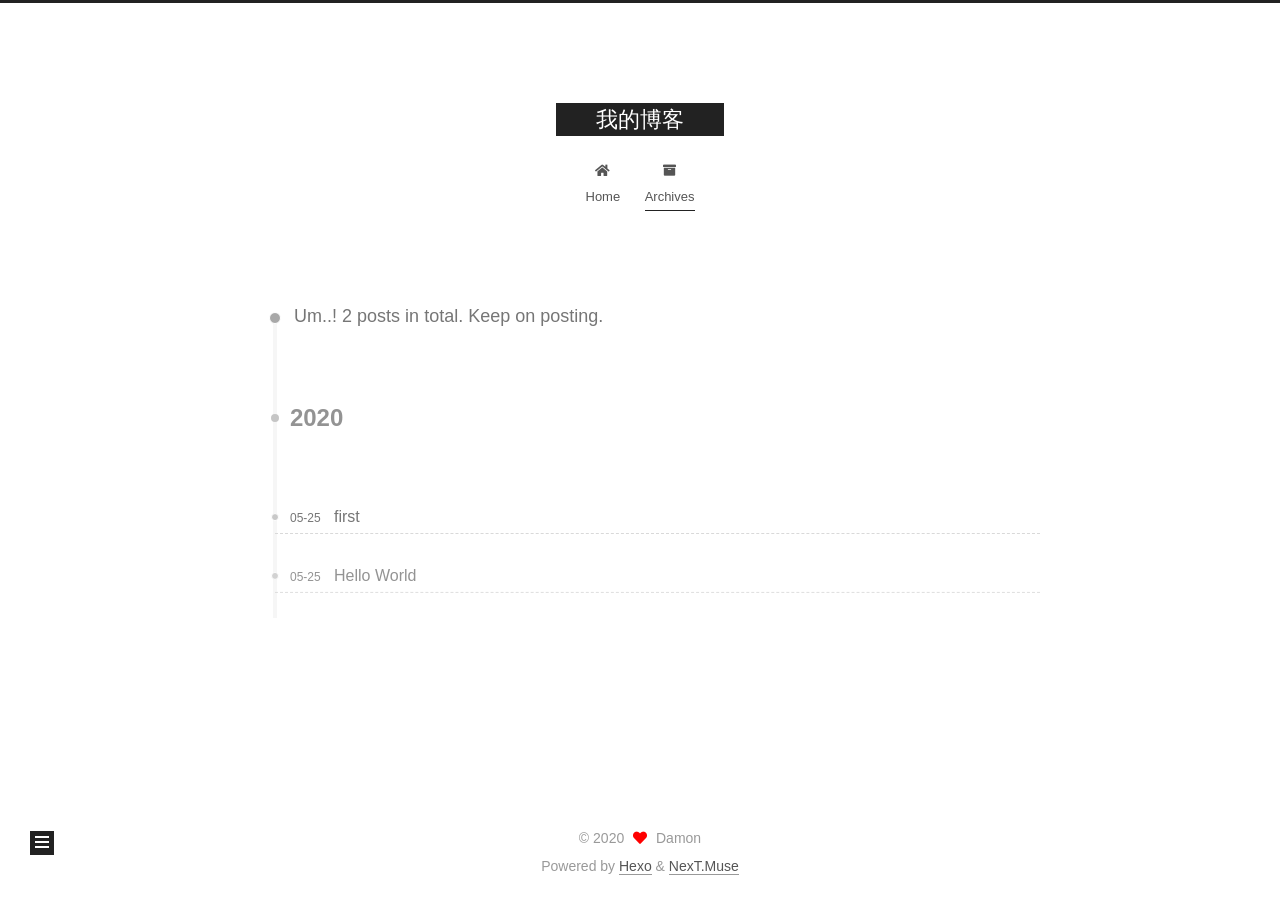
<file: archives/2020/index.html>
<!DOCTYPE html>
<html lang="en">
<head>
  <meta charset="UTF-8">
<meta name="viewport" content="width=device-width, initial-scale=1, maximum-scale=2">
<meta name="theme-color" content="#222">
<meta name="generator" content="Hexo 4.2.1">
  <link rel="apple-touch-icon" sizes="180x180" href="/images/apple-touch-icon-next.png">
  <link rel="icon" type="image/png" sizes="32x32" href="/images/favicon-32x32-next.png">
  <link rel="icon" type="image/png" sizes="16x16" href="/images/favicon-16x16-next.png">
  <link rel="mask-icon" href="/images/logo.svg" color="#222">

<link rel="stylesheet" href="/css/main.css">


<link rel="stylesheet" href="/lib/font-awesome/css/all.min.css">

<script id="hexo-configurations">
    var NexT = window.NexT || {};
    var CONFIG = {"hostname":"yoursite.com","root":"/","scheme":"Muse","version":"7.8.0","exturl":false,"sidebar":{"position":"left","display":"post","padding":18,"offset":12,"onmobile":false},"copycode":{"enable":false,"show_result":false,"style":null},"back2top":{"enable":true,"sidebar":false,"scrollpercent":false},"bookmark":{"enable":false,"color":"#222","save":"auto"},"fancybox":false,"mediumzoom":false,"lazyload":false,"pangu":false,"comments":{"style":"tabs","active":null,"storage":true,"lazyload":false,"nav":null},"algolia":{"hits":{"per_page":10},"labels":{"input_placeholder":"Search for Posts","hits_empty":"We didn't find any results for the search: ${query}","hits_stats":"${hits} results found in ${time} ms"}},"localsearch":{"enable":false,"trigger":"auto","top_n_per_article":1,"unescape":false,"preload":false},"motion":{"enable":true,"async":false,"transition":{"post_block":"fadeIn","post_header":"slideDownIn","post_body":"slideDownIn","coll_header":"slideLeftIn","sidebar":"slideUpIn"}}};
  </script>

  <meta property="og:type" content="website">
<meta property="og:title" content="我的博客">
<meta property="og:url" content="http://yoursite.com/archives/2020/index.html">
<meta property="og:site_name" content="我的博客">
<meta property="og:locale" content="en_US">
<meta property="article:author" content="Damon">
<meta name="twitter:card" content="summary">

<link rel="canonical" href="http://yoursite.com/archives/2020/">


<script id="page-configurations">
  // https://hexo.io/docs/variables.html
  CONFIG.page = {
    sidebar: "",
    isHome : false,
    isPost : false,
    lang   : 'en'
  };
</script>

  <title>Archive | 我的博客</title>
  






  <noscript>
  <style>
  .use-motion .brand,
  .use-motion .menu-item,
  .sidebar-inner,
  .use-motion .post-block,
  .use-motion .pagination,
  .use-motion .comments,
  .use-motion .post-header,
  .use-motion .post-body,
  .use-motion .collection-header { opacity: initial; }

  .use-motion .site-title,
  .use-motion .site-subtitle {
    opacity: initial;
    top: initial;
  }

  .use-motion .logo-line-before i { left: initial; }
  .use-motion .logo-line-after i { right: initial; }
  </style>
</noscript>

</head>

<body itemscope itemtype="http://schema.org/WebPage">
  <div class="container use-motion">
    <div class="headband"></div>

    <header class="header" itemscope itemtype="http://schema.org/WPHeader">
      <div class="header-inner"><div class="site-brand-container">
  <div class="site-nav-toggle">
    <div class="toggle" aria-label="Toggle navigation bar">
      <span class="toggle-line toggle-line-first"></span>
      <span class="toggle-line toggle-line-middle"></span>
      <span class="toggle-line toggle-line-last"></span>
    </div>
  </div>

  <div class="site-meta">

    <a href="/" class="brand" rel="start">
      <span class="logo-line-before"><i></i></span>
      <h1 class="site-title">我的博客</h1>
      <span class="logo-line-after"><i></i></span>
    </a>
  </div>

  <div class="site-nav-right">
    <div class="toggle popup-trigger">
    </div>
  </div>
</div>




<nav class="site-nav">
  <ul id="menu" class="main-menu menu">
        <li class="menu-item menu-item-home">

    <a href="/" rel="section"><i class="fa fa-home fa-fw"></i>Home</a>

  </li>
        <li class="menu-item menu-item-archives">

    <a href="/archives/" rel="section"><i class="fa fa-archive fa-fw"></i>Archives</a>

  </li>
  </ul>
</nav>




</div>
    </header>

    
  <div class="back-to-top">
    <i class="fa fa-arrow-up"></i>
    <span>0%</span>
  </div>


    <main class="main">
      <div class="main-inner">
        <div class="content-wrap">
          

          <div class="content archive">
            

  
  
  
  <div class="post-block">
    <div class="posts-collapse">
      <div class="collection-title">
        <span class="collection-header">Um..! 2 posts in total. Keep on posting.</span>
      </div>

      
    <div class="collection-year">
      <span class="collection-header">2020</span>
    </div>

  <article itemscope itemtype="http://schema.org/Article">
    <header class="post-header">

      <div class="post-meta">
        <time itemprop="dateCreated"
              datetime="2020-05-25T23:01:39+08:00"
              content="2020-05-25">
          05-25
        </time>
      </div>

      <div class="post-title">
          <a class="post-title-link" href="/2020/05/25/first/" itemprop="url">
            <span itemprop="name">first</span>
          </a>
      </div>

    </header>
  </article>

  <article itemscope itemtype="http://schema.org/Article">
    <header class="post-header">

      <div class="post-meta">
        <time itemprop="dateCreated"
              datetime="2020-05-25T22:36:29+08:00"
              content="2020-05-25">
          05-25
        </time>
      </div>

      <div class="post-title">
          <a class="post-title-link" href="/2020/05/25/hello-world/" itemprop="url">
            <span itemprop="name">Hello World</span>
          </a>
      </div>

    </header>
  </article>


    </div>
  </div>
  
  
  

  



          </div>
          

<script>
  window.addEventListener('tabs:register', () => {
    let { activeClass } = CONFIG.comments;
    if (CONFIG.comments.storage) {
      activeClass = localStorage.getItem('comments_active') || activeClass;
    }
    if (activeClass) {
      let activeTab = document.querySelector(`a[href="#comment-${activeClass}"]`);
      if (activeTab) {
        activeTab.click();
      }
    }
  });
  if (CONFIG.comments.storage) {
    window.addEventListener('tabs:click', event => {
      if (!event.target.matches('.tabs-comment .tab-content .tab-pane')) return;
      let commentClass = event.target.classList[1];
      localStorage.setItem('comments_active', commentClass);
    });
  }
</script>

        </div>
          
  
  <div class="toggle sidebar-toggle">
    <span class="toggle-line toggle-line-first"></span>
    <span class="toggle-line toggle-line-middle"></span>
    <span class="toggle-line toggle-line-last"></span>
  </div>

  <aside class="sidebar">
    <div class="sidebar-inner">

      <ul class="sidebar-nav motion-element">
        <li class="sidebar-nav-toc">
          Table of Contents
        </li>
        <li class="sidebar-nav-overview">
          Overview
        </li>
      </ul>

      <!--noindex-->
      <div class="post-toc-wrap sidebar-panel">
      </div>
      <!--/noindex-->

      <div class="site-overview-wrap sidebar-panel">
        <div class="site-author motion-element" itemprop="author" itemscope itemtype="http://schema.org/Person">
  <p class="site-author-name" itemprop="name">Damon</p>
  <div class="site-description" itemprop="description"></div>
</div>
<div class="site-state-wrap motion-element">
  <nav class="site-state">
      <div class="site-state-item site-state-posts">
          <a href="/archives/">
        
          <span class="site-state-item-count">2</span>
          <span class="site-state-item-name">posts</span>
        </a>
      </div>
  </nav>
</div>



      </div>

    </div>
  </aside>
  <div id="sidebar-dimmer"></div>


      </div>
    </main>

    <footer class="footer">
      <div class="footer-inner">
        

        

<div class="copyright">
  
  &copy; 
  <span itemprop="copyrightYear">2020</span>
  <span class="with-love">
    <i class="fa fa-heart"></i>
  </span>
  <span class="author" itemprop="copyrightHolder">Damon</span>
</div>
  <div class="powered-by">Powered by <a href="https://hexo.io/" class="theme-link" rel="noopener" target="_blank">Hexo</a> & <a href="https://muse.theme-next.org/" class="theme-link" rel="noopener" target="_blank">NexT.Muse</a>
  </div>

        








      </div>
    </footer>
  </div>

  
  <script src="/lib/anime.min.js"></script>
  <script src="/lib/velocity/velocity.min.js"></script>
  <script src="/lib/velocity/velocity.ui.min.js"></script>

<script src="/js/utils.js"></script>

<script src="/js/motion.js"></script>


<script src="/js/schemes/muse.js"></script>


<script src="/js/next-boot.js"></script>




  















  

  

</body>
</html>
</file>
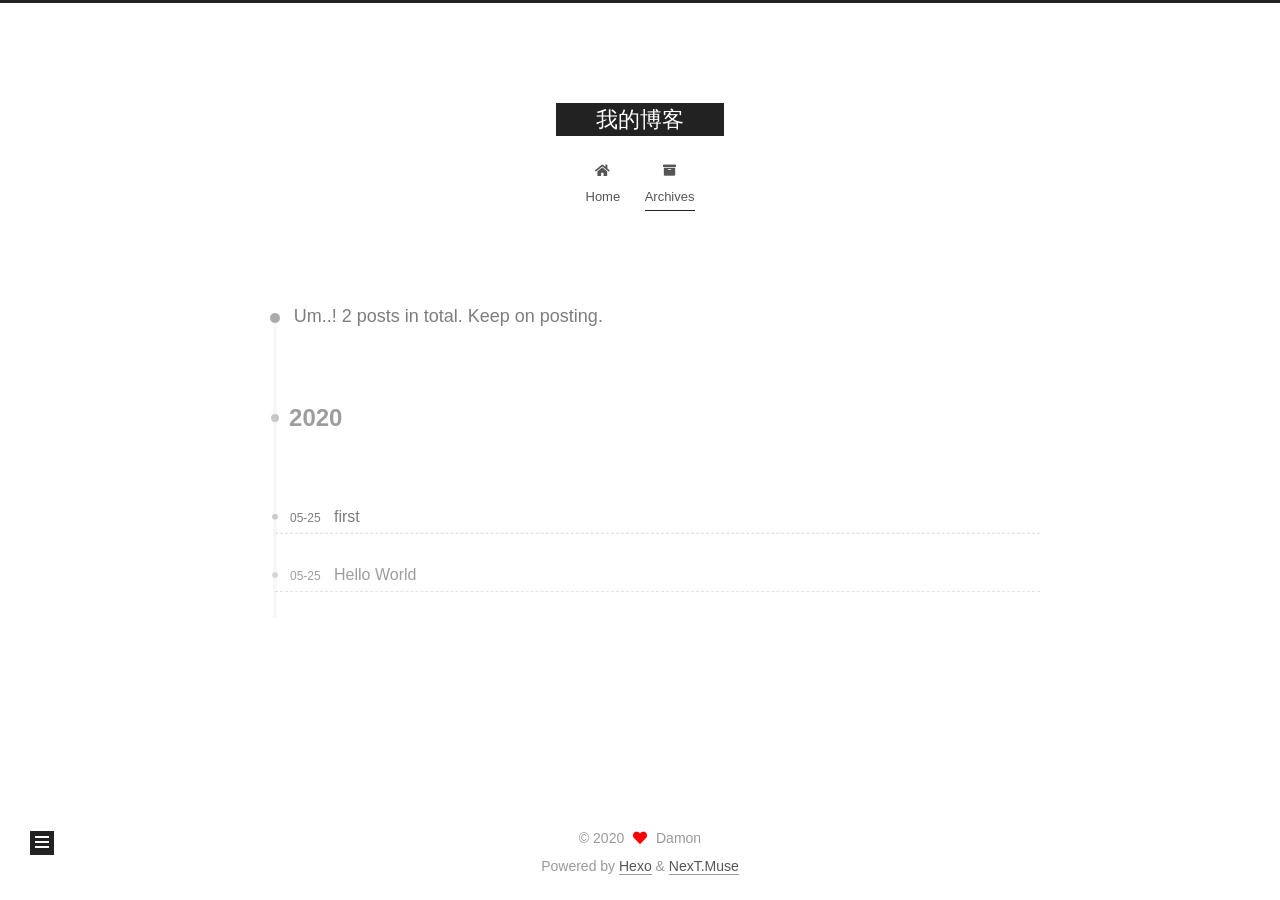
<file: archives/2020/05/index.html>
<!DOCTYPE html>
<html lang="en">
<head>
  <meta charset="UTF-8">
<meta name="viewport" content="width=device-width, initial-scale=1, maximum-scale=2">
<meta name="theme-color" content="#222">
<meta name="generator" content="Hexo 4.2.1">
  <link rel="apple-touch-icon" sizes="180x180" href="/images/apple-touch-icon-next.png">
  <link rel="icon" type="image/png" sizes="32x32" href="/images/favicon-32x32-next.png">
  <link rel="icon" type="image/png" sizes="16x16" href="/images/favicon-16x16-next.png">
  <link rel="mask-icon" href="/images/logo.svg" color="#222">

<link rel="stylesheet" href="/css/main.css">


<link rel="stylesheet" href="/lib/font-awesome/css/all.min.css">

<script id="hexo-configurations">
    var NexT = window.NexT || {};
    var CONFIG = {"hostname":"yoursite.com","root":"/","scheme":"Muse","version":"7.8.0","exturl":false,"sidebar":{"position":"left","display":"post","padding":18,"offset":12,"onmobile":false},"copycode":{"enable":false,"show_result":false,"style":null},"back2top":{"enable":true,"sidebar":false,"scrollpercent":false},"bookmark":{"enable":false,"color":"#222","save":"auto"},"fancybox":false,"mediumzoom":false,"lazyload":false,"pangu":false,"comments":{"style":"tabs","active":null,"storage":true,"lazyload":false,"nav":null},"algolia":{"hits":{"per_page":10},"labels":{"input_placeholder":"Search for Posts","hits_empty":"We didn't find any results for the search: ${query}","hits_stats":"${hits} results found in ${time} ms"}},"localsearch":{"enable":false,"trigger":"auto","top_n_per_article":1,"unescape":false,"preload":false},"motion":{"enable":true,"async":false,"transition":{"post_block":"fadeIn","post_header":"slideDownIn","post_body":"slideDownIn","coll_header":"slideLeftIn","sidebar":"slideUpIn"}}};
  </script>

  <meta property="og:type" content="website">
<meta property="og:title" content="我的博客">
<meta property="og:url" content="http://yoursite.com/archives/2020/05/index.html">
<meta property="og:site_name" content="我的博客">
<meta property="og:locale" content="en_US">
<meta property="article:author" content="Damon">
<meta name="twitter:card" content="summary">

<link rel="canonical" href="http://yoursite.com/archives/2020/05/">


<script id="page-configurations">
  // https://hexo.io/docs/variables.html
  CONFIG.page = {
    sidebar: "",
    isHome : false,
    isPost : false,
    lang   : 'en'
  };
</script>

  <title>Archive | 我的博客</title>
  






  <noscript>
  <style>
  .use-motion .brand,
  .use-motion .menu-item,
  .sidebar-inner,
  .use-motion .post-block,
  .use-motion .pagination,
  .use-motion .comments,
  .use-motion .post-header,
  .use-motion .post-body,
  .use-motion .collection-header { opacity: initial; }

  .use-motion .site-title,
  .use-motion .site-subtitle {
    opacity: initial;
    top: initial;
  }

  .use-motion .logo-line-before i { left: initial; }
  .use-motion .logo-line-after i { right: initial; }
  </style>
</noscript>

</head>

<body itemscope itemtype="http://schema.org/WebPage">
  <div class="container use-motion">
    <div class="headband"></div>

    <header class="header" itemscope itemtype="http://schema.org/WPHeader">
      <div class="header-inner"><div class="site-brand-container">
  <div class="site-nav-toggle">
    <div class="toggle" aria-label="Toggle navigation bar">
      <span class="toggle-line toggle-line-first"></span>
      <span class="toggle-line toggle-line-middle"></span>
      <span class="toggle-line toggle-line-last"></span>
    </div>
  </div>

  <div class="site-meta">

    <a href="/" class="brand" rel="start">
      <span class="logo-line-before"><i></i></span>
      <h1 class="site-title">我的博客</h1>
      <span class="logo-line-after"><i></i></span>
    </a>
  </div>

  <div class="site-nav-right">
    <div class="toggle popup-trigger">
    </div>
  </div>
</div>




<nav class="site-nav">
  <ul id="menu" class="main-menu menu">
        <li class="menu-item menu-item-home">

    <a href="/" rel="section"><i class="fa fa-home fa-fw"></i>Home</a>

  </li>
        <li class="menu-item menu-item-archives">

    <a href="/archives/" rel="section"><i class="fa fa-archive fa-fw"></i>Archives</a>

  </li>
  </ul>
</nav>




</div>
    </header>

    
  <div class="back-to-top">
    <i class="fa fa-arrow-up"></i>
    <span>0%</span>
  </div>


    <main class="main">
      <div class="main-inner">
        <div class="content-wrap">
          

          <div class="content archive">
            

  
  
  
  <div class="post-block">
    <div class="posts-collapse">
      <div class="collection-title">
        <span class="collection-header">Um..! 2 posts in total. Keep on posting.</span>
      </div>

      
    <div class="collection-year">
      <span class="collection-header">2020</span>
    </div>

  <article itemscope itemtype="http://schema.org/Article">
    <header class="post-header">

      <div class="post-meta">
        <time itemprop="dateCreated"
              datetime="2020-05-25T23:01:39+08:00"
              content="2020-05-25">
          05-25
        </time>
      </div>

      <div class="post-title">
          <a class="post-title-link" href="/2020/05/25/first/" itemprop="url">
            <span itemprop="name">first</span>
          </a>
      </div>

    </header>
  </article>

  <article itemscope itemtype="http://schema.org/Article">
    <header class="post-header">

      <div class="post-meta">
        <time itemprop="dateCreated"
              datetime="2020-05-25T22:36:29+08:00"
              content="2020-05-25">
          05-25
        </time>
      </div>

      <div class="post-title">
          <a class="post-title-link" href="/2020/05/25/hello-world/" itemprop="url">
            <span itemprop="name">Hello World</span>
          </a>
      </div>

    </header>
  </article>


    </div>
  </div>
  
  
  

  



          </div>
          

<script>
  window.addEventListener('tabs:register', () => {
    let { activeClass } = CONFIG.comments;
    if (CONFIG.comments.storage) {
      activeClass = localStorage.getItem('comments_active') || activeClass;
    }
    if (activeClass) {
      let activeTab = document.querySelector(`a[href="#comment-${activeClass}"]`);
      if (activeTab) {
        activeTab.click();
      }
    }
  });
  if (CONFIG.comments.storage) {
    window.addEventListener('tabs:click', event => {
      if (!event.target.matches('.tabs-comment .tab-content .tab-pane')) return;
      let commentClass = event.target.classList[1];
      localStorage.setItem('comments_active', commentClass);
    });
  }
</script>

        </div>
          
  
  <div class="toggle sidebar-toggle">
    <span class="toggle-line toggle-line-first"></span>
    <span class="toggle-line toggle-line-middle"></span>
    <span class="toggle-line toggle-line-last"></span>
  </div>

  <aside class="sidebar">
    <div class="sidebar-inner">

      <ul class="sidebar-nav motion-element">
        <li class="sidebar-nav-toc">
          Table of Contents
        </li>
        <li class="sidebar-nav-overview">
          Overview
        </li>
      </ul>

      <!--noindex-->
      <div class="post-toc-wrap sidebar-panel">
      </div>
      <!--/noindex-->

      <div class="site-overview-wrap sidebar-panel">
        <div class="site-author motion-element" itemprop="author" itemscope itemtype="http://schema.org/Person">
  <p class="site-author-name" itemprop="name">Damon</p>
  <div class="site-description" itemprop="description"></div>
</div>
<div class="site-state-wrap motion-element">
  <nav class="site-state">
      <div class="site-state-item site-state-posts">
          <a href="/archives/">
        
          <span class="site-state-item-count">2</span>
          <span class="site-state-item-name">posts</span>
        </a>
      </div>
  </nav>
</div>



      </div>

    </div>
  </aside>
  <div id="sidebar-dimmer"></div>


      </div>
    </main>

    <footer class="footer">
      <div class="footer-inner">
        

        

<div class="copyright">
  
  &copy; 
  <span itemprop="copyrightYear">2020</span>
  <span class="with-love">
    <i class="fa fa-heart"></i>
  </span>
  <span class="author" itemprop="copyrightHolder">Damon</span>
</div>
  <div class="powered-by">Powered by <a href="https://hexo.io/" class="theme-link" rel="noopener" target="_blank">Hexo</a> & <a href="https://muse.theme-next.org/" class="theme-link" rel="noopener" target="_blank">NexT.Muse</a>
  </div>

        








      </div>
    </footer>
  </div>

  
  <script src="/lib/anime.min.js"></script>
  <script src="/lib/velocity/velocity.min.js"></script>
  <script src="/lib/velocity/velocity.ui.min.js"></script>

<script src="/js/utils.js"></script>

<script src="/js/motion.js"></script>


<script src="/js/schemes/muse.js"></script>


<script src="/js/next-boot.js"></script>




  















  

  

</body>
</html>
</file>
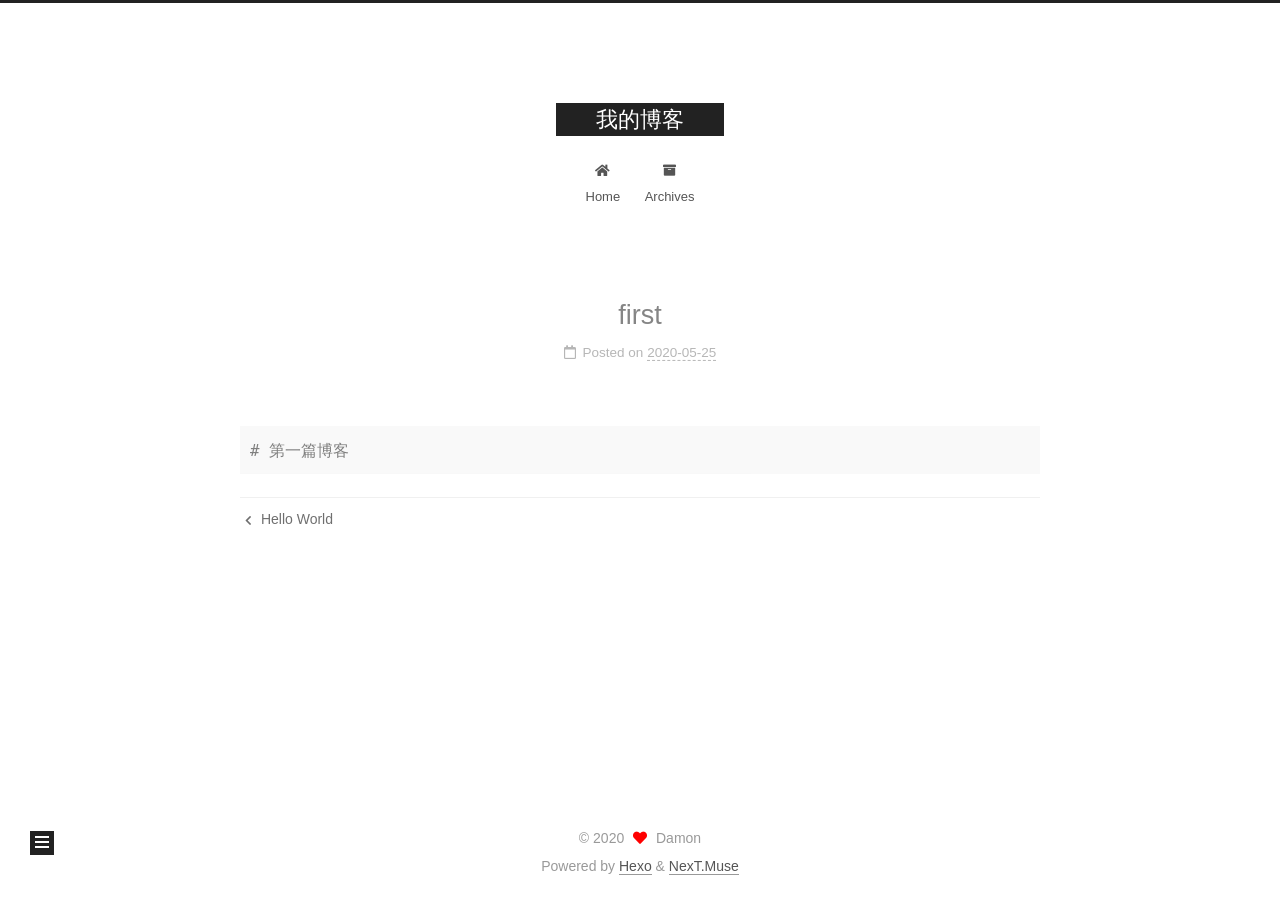
<file: 2020/05/25/first/index.html>
<!DOCTYPE html>
<html lang="en">
<head>
  <meta charset="UTF-8">
<meta name="viewport" content="width=device-width, initial-scale=1, maximum-scale=2">
<meta name="theme-color" content="#222">
<meta name="generator" content="Hexo 4.2.1">
  <link rel="apple-touch-icon" sizes="180x180" href="/images/apple-touch-icon-next.png">
  <link rel="icon" type="image/png" sizes="32x32" href="/images/favicon-32x32-next.png">
  <link rel="icon" type="image/png" sizes="16x16" href="/images/favicon-16x16-next.png">
  <link rel="mask-icon" href="/images/logo.svg" color="#222">

<link rel="stylesheet" href="/css/main.css">


<link rel="stylesheet" href="/lib/font-awesome/css/all.min.css">

<script id="hexo-configurations">
    var NexT = window.NexT || {};
    var CONFIG = {"hostname":"yoursite.com","root":"/","scheme":"Muse","version":"7.8.0","exturl":false,"sidebar":{"position":"left","display":"post","padding":18,"offset":12,"onmobile":false},"copycode":{"enable":false,"show_result":false,"style":null},"back2top":{"enable":true,"sidebar":false,"scrollpercent":false},"bookmark":{"enable":false,"color":"#222","save":"auto"},"fancybox":false,"mediumzoom":false,"lazyload":false,"pangu":false,"comments":{"style":"tabs","active":null,"storage":true,"lazyload":false,"nav":null},"algolia":{"hits":{"per_page":10},"labels":{"input_placeholder":"Search for Posts","hits_empty":"We didn't find any results for the search: ${query}","hits_stats":"${hits} results found in ${time} ms"}},"localsearch":{"enable":false,"trigger":"auto","top_n_per_article":1,"unescape":false,"preload":false},"motion":{"enable":true,"async":false,"transition":{"post_block":"fadeIn","post_header":"slideDownIn","post_body":"slideDownIn","coll_header":"slideLeftIn","sidebar":"slideUpIn"}}};
  </script>

  <meta name="description" content="# 第一篇博客">
<meta property="og:type" content="article">
<meta property="og:title" content="first">
<meta property="og:url" content="http://yoursite.com/2020/05/25/first/index.html">
<meta property="og:site_name" content="我的博客">
<meta property="og:description" content="# 第一篇博客">
<meta property="og:locale" content="en_US">
<meta property="article:published_time" content="2020-05-25T15:01:39.000Z">
<meta property="article:modified_time" content="2020-05-25T15:02:24.504Z">
<meta property="article:author" content="Damon">
<meta name="twitter:card" content="summary">

<link rel="canonical" href="http://yoursite.com/2020/05/25/first/">


<script id="page-configurations">
  // https://hexo.io/docs/variables.html
  CONFIG.page = {
    sidebar: "",
    isHome : false,
    isPost : true,
    lang   : 'en'
  };
</script>

  <title>first | 我的博客</title>
  






  <noscript>
  <style>
  .use-motion .brand,
  .use-motion .menu-item,
  .sidebar-inner,
  .use-motion .post-block,
  .use-motion .pagination,
  .use-motion .comments,
  .use-motion .post-header,
  .use-motion .post-body,
  .use-motion .collection-header { opacity: initial; }

  .use-motion .site-title,
  .use-motion .site-subtitle {
    opacity: initial;
    top: initial;
  }

  .use-motion .logo-line-before i { left: initial; }
  .use-motion .logo-line-after i { right: initial; }
  </style>
</noscript>

</head>

<body itemscope itemtype="http://schema.org/WebPage">
  <div class="container use-motion">
    <div class="headband"></div>

    <header class="header" itemscope itemtype="http://schema.org/WPHeader">
      <div class="header-inner"><div class="site-brand-container">
  <div class="site-nav-toggle">
    <div class="toggle" aria-label="Toggle navigation bar">
      <span class="toggle-line toggle-line-first"></span>
      <span class="toggle-line toggle-line-middle"></span>
      <span class="toggle-line toggle-line-last"></span>
    </div>
  </div>

  <div class="site-meta">

    <a href="/" class="brand" rel="start">
      <span class="logo-line-before"><i></i></span>
      <h1 class="site-title">我的博客</h1>
      <span class="logo-line-after"><i></i></span>
    </a>
  </div>

  <div class="site-nav-right">
    <div class="toggle popup-trigger">
    </div>
  </div>
</div>




<nav class="site-nav">
  <ul id="menu" class="main-menu menu">
        <li class="menu-item menu-item-home">

    <a href="/" rel="section"><i class="fa fa-home fa-fw"></i>Home</a>

  </li>
        <li class="menu-item menu-item-archives">

    <a href="/archives/" rel="section"><i class="fa fa-archive fa-fw"></i>Archives</a>

  </li>
  </ul>
</nav>




</div>
    </header>

    
  <div class="back-to-top">
    <i class="fa fa-arrow-up"></i>
    <span>0%</span>
  </div>


    <main class="main">
      <div class="main-inner">
        <div class="content-wrap">
          

          <div class="content post posts-expand">
            

    
  
  
  <article itemscope itemtype="http://schema.org/Article" class="post-block" lang="en">
    <link itemprop="mainEntityOfPage" href="http://yoursite.com/2020/05/25/first/">

    <span hidden itemprop="author" itemscope itemtype="http://schema.org/Person">
      <meta itemprop="image" content="/images/avatar.gif">
      <meta itemprop="name" content="Damon">
      <meta itemprop="description" content="">
    </span>

    <span hidden itemprop="publisher" itemscope itemtype="http://schema.org/Organization">
      <meta itemprop="name" content="我的博客">
    </span>
      <header class="post-header">
        <h1 class="post-title" itemprop="name headline">
          first
        </h1>

        <div class="post-meta">
            <span class="post-meta-item">
              <span class="post-meta-item-icon">
                <i class="far fa-calendar"></i>
              </span>
              <span class="post-meta-item-text">Posted on</span>
              

              <time title="Created: 2020-05-25 23:01:39 / Modified: 23:02:24" itemprop="dateCreated datePublished" datetime="2020-05-25T23:01:39+08:00">2020-05-25</time>
            </span>

          

        </div>
      </header>

    
    
    
    <div class="post-body" itemprop="articleBody">

      
        <pre><code># 第一篇博客</code></pre>
    </div>

    
    
    

      <footer class="post-footer">

        


        
    <div class="post-nav">
      <div class="post-nav-item">
    <a href="/2020/05/25/hello-world/" rel="prev" title="Hello World">
      <i class="fa fa-chevron-left"></i> Hello World
    </a></div>
      <div class="post-nav-item"></div>
    </div>
      </footer>
    
  </article>
  
  
  



          </div>
          

<script>
  window.addEventListener('tabs:register', () => {
    let { activeClass } = CONFIG.comments;
    if (CONFIG.comments.storage) {
      activeClass = localStorage.getItem('comments_active') || activeClass;
    }
    if (activeClass) {
      let activeTab = document.querySelector(`a[href="#comment-${activeClass}"]`);
      if (activeTab) {
        activeTab.click();
      }
    }
  });
  if (CONFIG.comments.storage) {
    window.addEventListener('tabs:click', event => {
      if (!event.target.matches('.tabs-comment .tab-content .tab-pane')) return;
      let commentClass = event.target.classList[1];
      localStorage.setItem('comments_active', commentClass);
    });
  }
</script>

        </div>
          
  
  <div class="toggle sidebar-toggle">
    <span class="toggle-line toggle-line-first"></span>
    <span class="toggle-line toggle-line-middle"></span>
    <span class="toggle-line toggle-line-last"></span>
  </div>

  <aside class="sidebar">
    <div class="sidebar-inner">

      <ul class="sidebar-nav motion-element">
        <li class="sidebar-nav-toc">
          Table of Contents
        </li>
        <li class="sidebar-nav-overview">
          Overview
        </li>
      </ul>

      <!--noindex-->
      <div class="post-toc-wrap sidebar-panel">
      </div>
      <!--/noindex-->

      <div class="site-overview-wrap sidebar-panel">
        <div class="site-author motion-element" itemprop="author" itemscope itemtype="http://schema.org/Person">
  <p class="site-author-name" itemprop="name">Damon</p>
  <div class="site-description" itemprop="description"></div>
</div>
<div class="site-state-wrap motion-element">
  <nav class="site-state">
      <div class="site-state-item site-state-posts">
          <a href="/archives/">
        
          <span class="site-state-item-count">2</span>
          <span class="site-state-item-name">posts</span>
        </a>
      </div>
  </nav>
</div>



      </div>

    </div>
  </aside>
  <div id="sidebar-dimmer"></div>


      </div>
    </main>

    <footer class="footer">
      <div class="footer-inner">
        

        

<div class="copyright">
  
  &copy; 
  <span itemprop="copyrightYear">2020</span>
  <span class="with-love">
    <i class="fa fa-heart"></i>
  </span>
  <span class="author" itemprop="copyrightHolder">Damon</span>
</div>
  <div class="powered-by">Powered by <a href="https://hexo.io/" class="theme-link" rel="noopener" target="_blank">Hexo</a> & <a href="https://muse.theme-next.org/" class="theme-link" rel="noopener" target="_blank">NexT.Muse</a>
  </div>

        








      </div>
    </footer>
  </div>

  
  <script src="/lib/anime.min.js"></script>
  <script src="/lib/velocity/velocity.min.js"></script>
  <script src="/lib/velocity/velocity.ui.min.js"></script>

<script src="/js/utils.js"></script>

<script src="/js/motion.js"></script>


<script src="/js/schemes/muse.js"></script>


<script src="/js/next-boot.js"></script>




  















  

  

</body>
</html>
</file>
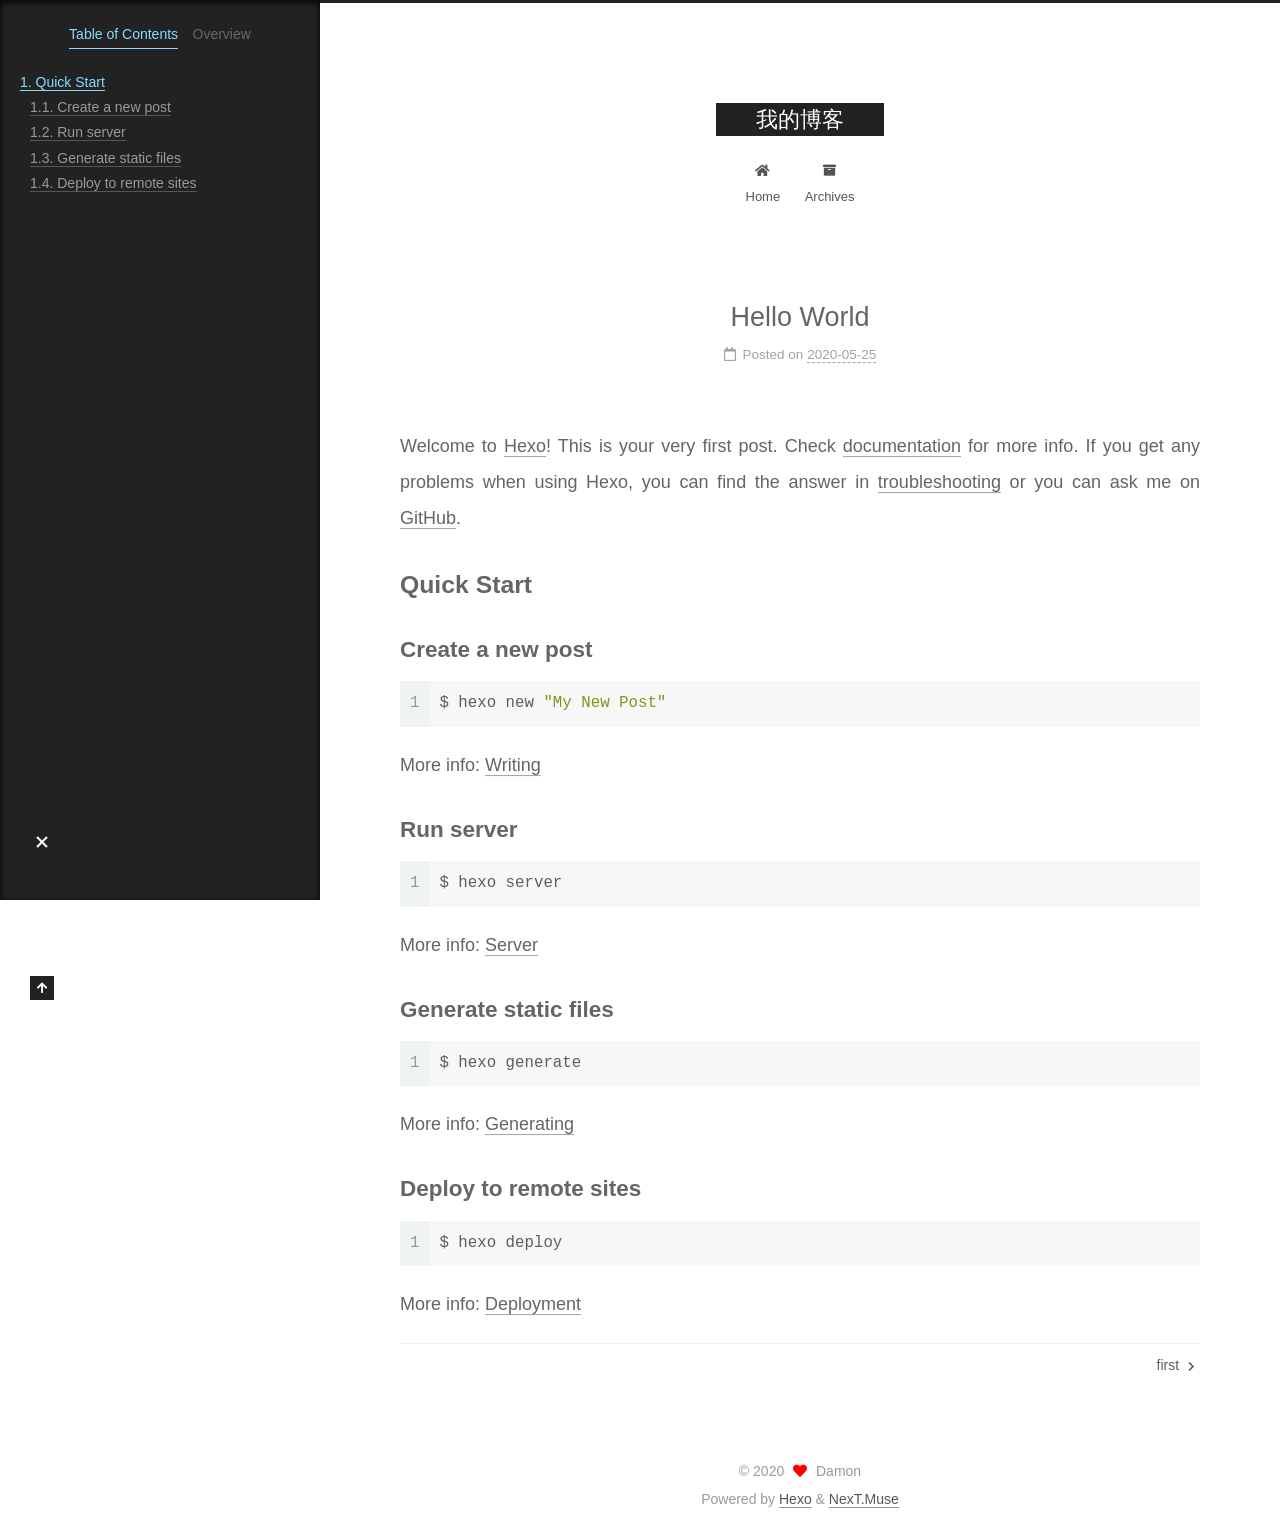
<file: 2020/05/25/hello-world/index.html>
<!DOCTYPE html>
<html lang="en">
<head>
  <meta charset="UTF-8">
<meta name="viewport" content="width=device-width, initial-scale=1, maximum-scale=2">
<meta name="theme-color" content="#222">
<meta name="generator" content="Hexo 4.2.1">
  <link rel="apple-touch-icon" sizes="180x180" href="/images/apple-touch-icon-next.png">
  <link rel="icon" type="image/png" sizes="32x32" href="/images/favicon-32x32-next.png">
  <link rel="icon" type="image/png" sizes="16x16" href="/images/favicon-16x16-next.png">
  <link rel="mask-icon" href="/images/logo.svg" color="#222">

<link rel="stylesheet" href="/css/main.css">


<link rel="stylesheet" href="/lib/font-awesome/css/all.min.css">

<script id="hexo-configurations">
    var NexT = window.NexT || {};
    var CONFIG = {"hostname":"yoursite.com","root":"/","scheme":"Muse","version":"7.8.0","exturl":false,"sidebar":{"position":"left","display":"post","padding":18,"offset":12,"onmobile":false},"copycode":{"enable":false,"show_result":false,"style":null},"back2top":{"enable":true,"sidebar":false,"scrollpercent":false},"bookmark":{"enable":false,"color":"#222","save":"auto"},"fancybox":false,"mediumzoom":false,"lazyload":false,"pangu":false,"comments":{"style":"tabs","active":null,"storage":true,"lazyload":false,"nav":null},"algolia":{"hits":{"per_page":10},"labels":{"input_placeholder":"Search for Posts","hits_empty":"We didn't find any results for the search: ${query}","hits_stats":"${hits} results found in ${time} ms"}},"localsearch":{"enable":false,"trigger":"auto","top_n_per_article":1,"unescape":false,"preload":false},"motion":{"enable":true,"async":false,"transition":{"post_block":"fadeIn","post_header":"slideDownIn","post_body":"slideDownIn","coll_header":"slideLeftIn","sidebar":"slideUpIn"}}};
  </script>

  <meta name="description" content="Welcome to Hexo! This is your very first post. Check documentation for more info. If you get any problems when using Hexo, you can find the answer in troubleshooting or you can ask me on GitHub. Quick">
<meta property="og:type" content="article">
<meta property="og:title" content="Hello World">
<meta property="og:url" content="http://yoursite.com/2020/05/25/hello-world/index.html">
<meta property="og:site_name" content="我的博客">
<meta property="og:description" content="Welcome to Hexo! This is your very first post. Check documentation for more info. If you get any problems when using Hexo, you can find the answer in troubleshooting or you can ask me on GitHub. Quick">
<meta property="og:locale" content="en_US">
<meta property="article:published_time" content="2020-05-25T14:36:29.158Z">
<meta property="article:modified_time" content="2020-05-25T14:36:29.158Z">
<meta property="article:author" content="Damon">
<meta name="twitter:card" content="summary">

<link rel="canonical" href="http://yoursite.com/2020/05/25/hello-world/">


<script id="page-configurations">
  // https://hexo.io/docs/variables.html
  CONFIG.page = {
    sidebar: "",
    isHome : false,
    isPost : true,
    lang   : 'en'
  };
</script>

  <title>Hello World | 我的博客</title>
  






  <noscript>
  <style>
  .use-motion .brand,
  .use-motion .menu-item,
  .sidebar-inner,
  .use-motion .post-block,
  .use-motion .pagination,
  .use-motion .comments,
  .use-motion .post-header,
  .use-motion .post-body,
  .use-motion .collection-header { opacity: initial; }

  .use-motion .site-title,
  .use-motion .site-subtitle {
    opacity: initial;
    top: initial;
  }

  .use-motion .logo-line-before i { left: initial; }
  .use-motion .logo-line-after i { right: initial; }
  </style>
</noscript>

</head>

<body itemscope itemtype="http://schema.org/WebPage">
  <div class="container use-motion">
    <div class="headband"></div>

    <header class="header" itemscope itemtype="http://schema.org/WPHeader">
      <div class="header-inner"><div class="site-brand-container">
  <div class="site-nav-toggle">
    <div class="toggle" aria-label="Toggle navigation bar">
      <span class="toggle-line toggle-line-first"></span>
      <span class="toggle-line toggle-line-middle"></span>
      <span class="toggle-line toggle-line-last"></span>
    </div>
  </div>

  <div class="site-meta">

    <a href="/" class="brand" rel="start">
      <span class="logo-line-before"><i></i></span>
      <h1 class="site-title">我的博客</h1>
      <span class="logo-line-after"><i></i></span>
    </a>
  </div>

  <div class="site-nav-right">
    <div class="toggle popup-trigger">
    </div>
  </div>
</div>




<nav class="site-nav">
  <ul id="menu" class="main-menu menu">
        <li class="menu-item menu-item-home">

    <a href="/" rel="section"><i class="fa fa-home fa-fw"></i>Home</a>

  </li>
        <li class="menu-item menu-item-archives">

    <a href="/archives/" rel="section"><i class="fa fa-archive fa-fw"></i>Archives</a>

  </li>
  </ul>
</nav>




</div>
    </header>

    
  <div class="back-to-top">
    <i class="fa fa-arrow-up"></i>
    <span>0%</span>
  </div>


    <main class="main">
      <div class="main-inner">
        <div class="content-wrap">
          

          <div class="content post posts-expand">
            

    
  
  
  <article itemscope itemtype="http://schema.org/Article" class="post-block" lang="en">
    <link itemprop="mainEntityOfPage" href="http://yoursite.com/2020/05/25/hello-world/">

    <span hidden itemprop="author" itemscope itemtype="http://schema.org/Person">
      <meta itemprop="image" content="/images/avatar.gif">
      <meta itemprop="name" content="Damon">
      <meta itemprop="description" content="">
    </span>

    <span hidden itemprop="publisher" itemscope itemtype="http://schema.org/Organization">
      <meta itemprop="name" content="我的博客">
    </span>
      <header class="post-header">
        <h1 class="post-title" itemprop="name headline">
          Hello World
        </h1>

        <div class="post-meta">
            <span class="post-meta-item">
              <span class="post-meta-item-icon">
                <i class="far fa-calendar"></i>
              </span>
              <span class="post-meta-item-text">Posted on</span>

              <time title="Created: 2020-05-25 22:36:29" itemprop="dateCreated datePublished" datetime="2020-05-25T22:36:29+08:00">2020-05-25</time>
            </span>

          

        </div>
      </header>

    
    
    
    <div class="post-body" itemprop="articleBody">

      
        <p>Welcome to <a href="https://hexo.io/" target="_blank" rel="noopener">Hexo</a>! This is your very first post. Check <a href="https://hexo.io/docs/" target="_blank" rel="noopener">documentation</a> for more info. If you get any problems when using Hexo, you can find the answer in <a href="https://hexo.io/docs/troubleshooting.html" target="_blank" rel="noopener">troubleshooting</a> or you can ask me on <a href="https://github.com/hexojs/hexo/issues" target="_blank" rel="noopener">GitHub</a>.</p>
<h2 id="Quick-Start"><a href="#Quick-Start" class="headerlink" title="Quick Start"></a>Quick Start</h2><h3 id="Create-a-new-post"><a href="#Create-a-new-post" class="headerlink" title="Create a new post"></a>Create a new post</h3><figure class="highlight bash"><table><tr><td class="gutter"><pre><span class="line">1</span><br></pre></td><td class="code"><pre><span class="line">$ hexo new <span class="string">"My New Post"</span></span><br></pre></td></tr></table></figure>

<p>More info: <a href="https://hexo.io/docs/writing.html" target="_blank" rel="noopener">Writing</a></p>
<h3 id="Run-server"><a href="#Run-server" class="headerlink" title="Run server"></a>Run server</h3><figure class="highlight bash"><table><tr><td class="gutter"><pre><span class="line">1</span><br></pre></td><td class="code"><pre><span class="line">$ hexo server</span><br></pre></td></tr></table></figure>

<p>More info: <a href="https://hexo.io/docs/server.html" target="_blank" rel="noopener">Server</a></p>
<h3 id="Generate-static-files"><a href="#Generate-static-files" class="headerlink" title="Generate static files"></a>Generate static files</h3><figure class="highlight bash"><table><tr><td class="gutter"><pre><span class="line">1</span><br></pre></td><td class="code"><pre><span class="line">$ hexo generate</span><br></pre></td></tr></table></figure>

<p>More info: <a href="https://hexo.io/docs/generating.html" target="_blank" rel="noopener">Generating</a></p>
<h3 id="Deploy-to-remote-sites"><a href="#Deploy-to-remote-sites" class="headerlink" title="Deploy to remote sites"></a>Deploy to remote sites</h3><figure class="highlight bash"><table><tr><td class="gutter"><pre><span class="line">1</span><br></pre></td><td class="code"><pre><span class="line">$ hexo deploy</span><br></pre></td></tr></table></figure>

<p>More info: <a href="https://hexo.io/docs/one-command-deployment.html" target="_blank" rel="noopener">Deployment</a></p>

    </div>

    
    
    

      <footer class="post-footer">

        


        
    <div class="post-nav">
      <div class="post-nav-item"></div>
      <div class="post-nav-item">
    <a href="/2020/05/25/first/" rel="next" title="first">
      first <i class="fa fa-chevron-right"></i>
    </a></div>
    </div>
      </footer>
    
  </article>
  
  
  



          </div>
          

<script>
  window.addEventListener('tabs:register', () => {
    let { activeClass } = CONFIG.comments;
    if (CONFIG.comments.storage) {
      activeClass = localStorage.getItem('comments_active') || activeClass;
    }
    if (activeClass) {
      let activeTab = document.querySelector(`a[href="#comment-${activeClass}"]`);
      if (activeTab) {
        activeTab.click();
      }
    }
  });
  if (CONFIG.comments.storage) {
    window.addEventListener('tabs:click', event => {
      if (!event.target.matches('.tabs-comment .tab-content .tab-pane')) return;
      let commentClass = event.target.classList[1];
      localStorage.setItem('comments_active', commentClass);
    });
  }
</script>

        </div>
          
  
  <div class="toggle sidebar-toggle">
    <span class="toggle-line toggle-line-first"></span>
    <span class="toggle-line toggle-line-middle"></span>
    <span class="toggle-line toggle-line-last"></span>
  </div>

  <aside class="sidebar">
    <div class="sidebar-inner">

      <ul class="sidebar-nav motion-element">
        <li class="sidebar-nav-toc">
          Table of Contents
        </li>
        <li class="sidebar-nav-overview">
          Overview
        </li>
      </ul>

      <!--noindex-->
      <div class="post-toc-wrap sidebar-panel">
          <div class="post-toc motion-element"><ol class="nav"><li class="nav-item nav-level-2"><a class="nav-link" href="#Quick-Start"><span class="nav-number">1.</span> <span class="nav-text">Quick Start</span></a><ol class="nav-child"><li class="nav-item nav-level-3"><a class="nav-link" href="#Create-a-new-post"><span class="nav-number">1.1.</span> <span class="nav-text">Create a new post</span></a></li><li class="nav-item nav-level-3"><a class="nav-link" href="#Run-server"><span class="nav-number">1.2.</span> <span class="nav-text">Run server</span></a></li><li class="nav-item nav-level-3"><a class="nav-link" href="#Generate-static-files"><span class="nav-number">1.3.</span> <span class="nav-text">Generate static files</span></a></li><li class="nav-item nav-level-3"><a class="nav-link" href="#Deploy-to-remote-sites"><span class="nav-number">1.4.</span> <span class="nav-text">Deploy to remote sites</span></a></li></ol></li></ol></div>
      </div>
      <!--/noindex-->

      <div class="site-overview-wrap sidebar-panel">
        <div class="site-author motion-element" itemprop="author" itemscope itemtype="http://schema.org/Person">
  <p class="site-author-name" itemprop="name">Damon</p>
  <div class="site-description" itemprop="description"></div>
</div>
<div class="site-state-wrap motion-element">
  <nav class="site-state">
      <div class="site-state-item site-state-posts">
          <a href="/archives/">
        
          <span class="site-state-item-count">2</span>
          <span class="site-state-item-name">posts</span>
        </a>
      </div>
  </nav>
</div>



      </div>

    </div>
  </aside>
  <div id="sidebar-dimmer"></div>


      </div>
    </main>

    <footer class="footer">
      <div class="footer-inner">
        

        

<div class="copyright">
  
  &copy; 
  <span itemprop="copyrightYear">2020</span>
  <span class="with-love">
    <i class="fa fa-heart"></i>
  </span>
  <span class="author" itemprop="copyrightHolder">Damon</span>
</div>
  <div class="powered-by">Powered by <a href="https://hexo.io/" class="theme-link" rel="noopener" target="_blank">Hexo</a> & <a href="https://muse.theme-next.org/" class="theme-link" rel="noopener" target="_blank">NexT.Muse</a>
  </div>

        








      </div>
    </footer>
  </div>

  
  <script src="/lib/anime.min.js"></script>
  <script src="/lib/velocity/velocity.min.js"></script>
  <script src="/lib/velocity/velocity.ui.min.js"></script>

<script src="/js/utils.js"></script>

<script src="/js/motion.js"></script>


<script src="/js/schemes/muse.js"></script>


<script src="/js/next-boot.js"></script>




  















  

  

</body>
</html>
</file>
<file: css/main.css>
:root {
  --body-bg-color: #fff;
  --content-bg-color: #fff;
  --card-bg-color: #f5f5f5;
  --text-color: #555;
  --blockquote-color: #666;
  --link-color: #555;
  --link-hover-color: #222;
  --brand-color: #fff;
  --brand-hover-color: #fff;
  --table-row-odd-bg-color: #f9f9f9;
  --table-row-hover-bg-color: #f5f5f5;
  --menu-item-bg-color: #f5f5f5;
  --btn-default-bg: #222;
  --btn-default-color: #fff;
  --btn-default-border-color: #222;
  --btn-default-hover-bg: #fff;
  --btn-default-hover-color: #222;
  --btn-default-hover-border-color: #222;
}
html {
  line-height: 1.15; /* 1 */
  -webkit-text-size-adjust: 100%; /* 2 */
}
body {
  margin: 0;
}
main {
  display: block;
}
h1 {
  font-size: 2em;
  margin: 0.67em 0;
}
hr {
  box-sizing: content-box; /* 1 */
  height: 0; /* 1 */
  overflow: visible; /* 2 */
}
pre {
  font-family: monospace, monospace; /* 1 */
  font-size: 1em; /* 2 */
}
a {
  background: transparent;
}
abbr[title] {
  border-bottom: none; /* 1 */
  text-decoration: underline; /* 2 */
  text-decoration: underline dotted; /* 2 */
}
b,
strong {
  font-weight: bolder;
}
code,
kbd,
samp {
  font-family: monospace, monospace; /* 1 */
  font-size: 1em; /* 2 */
}
small {
  font-size: 80%;
}
sub,
sup {
  font-size: 75%;
  line-height: 0;
  position: relative;
  vertical-align: baseline;
}
sub {
  bottom: -0.25em;
}
sup {
  top: -0.5em;
}
img {
  border-style: none;
}
button,
input,
optgroup,
select,
textarea {
  font-family: inherit; /* 1 */
  font-size: 100%; /* 1 */
  line-height: 1.15; /* 1 */
  margin: 0; /* 2 */
}
button,
input {
/* 1 */
  overflow: visible;
}
button,
select {
/* 1 */
  text-transform: none;
}
button,
[type='button'],
[type='reset'],
[type='submit'] {
  -webkit-appearance: button;
}
button::-moz-focus-inner,
[type='button']::-moz-focus-inner,
[type='reset']::-moz-focus-inner,
[type='submit']::-moz-focus-inner {
  border-style: none;
  padding: 0;
}
button:-moz-focusring,
[type='button']:-moz-focusring,
[type='reset']:-moz-focusring,
[type='submit']:-moz-focusring {
  outline: 1px dotted ButtonText;
}
fieldset {
  padding: 0.35em 0.75em 0.625em;
}
legend {
  box-sizing: border-box; /* 1 */
  color: inherit; /* 2 */
  display: table; /* 1 */
  max-width: 100%; /* 1 */
  padding: 0; /* 3 */
  white-space: normal; /* 1 */
}
progress {
  vertical-align: baseline;
}
textarea {
  overflow: auto;
}
[type='checkbox'],
[type='radio'] {
  box-sizing: border-box; /* 1 */
  padding: 0; /* 2 */
}
[type='number']::-webkit-inner-spin-button,
[type='number']::-webkit-outer-spin-button {
  height: auto;
}
[type='search'] {
  outline-offset: -2px; /* 2 */
  -webkit-appearance: textfield; /* 1 */
}
[type='search']::-webkit-search-decoration {
  -webkit-appearance: none;
}
::-webkit-file-upload-button {
  font: inherit; /* 2 */
  -webkit-appearance: button; /* 1 */
}
details {
  display: block;
}
summary {
  display: list-item;
}
template {
  display: none;
}
[hidden] {
  display: none;
}
::selection {
  background: #262a30;
  color: #eee;
}
html,
body {
  height: 100%;
}
body {
  background: var(--body-bg-color);
  color: var(--text-color);
  font-family: 'Lato', "PingFang SC", "Microsoft YaHei", sans-serif;
  font-size: 1em;
  line-height: 2;
}
@media (max-width: 991px) {
  body {
    padding-left: 0 !important;
    padding-right: 0 !important;
  }
}
h1,
h2,
h3,
h4,
h5,
h6 {
  font-family: 'Lato', "PingFang SC", "Microsoft YaHei", sans-serif;
  font-weight: bold;
  line-height: 1.5;
  margin: 20px 0 15px;
}
h1 {
  font-size: 1.5em;
}
h2 {
  font-size: 1.375em;
}
h3 {
  font-size: 1.25em;
}
h4 {
  font-size: 1.125em;
}
h5 {
  font-size: 1em;
}
h6 {
  font-size: 0.875em;
}
p {
  margin: 0 0 20px 0;
}
a,
span.exturl {
  border-bottom: 1px solid #999;
  color: var(--link-color);
  outline: 0;
  text-decoration: none;
  overflow-wrap: break-word;
  word-wrap: break-word;
  cursor: pointer;
}
a:hover,
span.exturl:hover {
  border-bottom-color: var(--link-hover-color);
  color: var(--link-hover-color);
}
iframe,
img,
video {
  display: block;
  margin-left: auto;
  margin-right: auto;
  max-width: 100%;
}
hr {
  background-image: repeating-linear-gradient(-45deg, #ddd, #ddd 4px, transparent 4px, transparent 8px);
  border: 0;
  height: 3px;
  margin: 40px 0;
}
blockquote {
  border-left: 4px solid #ddd;
  color: var(--blockquote-color);
  margin: 0;
  padding: 0 15px;
}
blockquote cite::before {
  content: '-';
  padding: 0 5px;
}
dt {
  font-weight: bold;
}
dd {
  margin: 0;
  padding: 0;
}
kbd {
  background-color: #f5f5f5;
  background-image: linear-gradient(#eee, #fff, #eee);
  border: 1px solid #ccc;
  border-radius: 0.2em;
  box-shadow: 0.1em 0.1em 0.2em rgba(0,0,0,0.1);
  color: #555;
  font-family: inherit;
  padding: 0.1em 0.3em;
  white-space: nowrap;
}
.table-container {
  overflow: auto;
}
table {
  border-collapse: collapse;
  border-spacing: 0;
  font-size: 0.875em;
  margin: 0 0 20px 0;
  width: 100%;
}
tbody tr:nth-of-type(odd) {
  background: var(--table-row-odd-bg-color);
}
tbody tr:hover {
  background: var(--table-row-hover-bg-color);
}
caption,
th,
td {
  font-weight: normal;
  padding: 8px;
  vertical-align: middle;
}
th,
td {
  border: 1px solid #ddd;
  border-bottom: 3px solid #ddd;
}
th {
  font-weight: 700;
  padding-bottom: 10px;
}
td {
  border-bottom-width: 1px;
}
.btn {
  background: var(--btn-default-bg);
  border: 2px solid var(--btn-default-border-color);
  border-radius: 0;
  color: var(--btn-default-color);
  display: inline-block;
  font-size: 0.875em;
  line-height: 2;
  padding: 0 20px;
  text-decoration: none;
  transition-property: background-color;
  transition-delay: 0s;
  transition-duration: 0.2s;
  transition-timing-function: ease-in-out;
}
.btn:hover {
  background: var(--btn-default-hover-bg);
  border-color: var(--btn-default-hover-border-color);
  color: var(--btn-default-hover-color);
}
.btn + .btn {
  margin: 0 0 8px 8px;
}
.btn .fa-fw {
  text-align: left;
  width: 1.285714285714286em;
}
.toggle {
  line-height: 0;
}
.toggle .toggle-line {
  background: #fff;
  display: inline-block;
  height: 2px;
  left: 0;
  position: relative;
  top: 0;
  transition: all 0.4s;
  vertical-align: top;
  width: 100%;
}
.toggle .toggle-line:not(:first-child) {
  margin-top: 3px;
}
.toggle.toggle-arrow .toggle-line-first {
  left: 50%;
  top: 2px;
  transform: rotate(45deg);
  width: 50%;
}
.toggle.toggle-arrow .toggle-line-middle {
  left: 2px;
  width: 90%;
}
.toggle.toggle-arrow .toggle-line-last {
  left: 50%;
  top: -2px;
  transform: rotate(-45deg);
  width: 50%;
}
.toggle.toggle-close .toggle-line-first {
  transform: rotate(-45deg);
  top: 5px;
}
.toggle.toggle-close .toggle-line-middle {
  opacity: 0;
}
.toggle.toggle-close .toggle-line-last {
  transform: rotate(45deg);
  top: -5px;
}
.highlight,
pre {
  background: #f7f7f7;
  color: #4d4d4c;
  line-height: 1.6;
  margin: 0 auto 20px;
}
pre,
code {
  font-family: consolas, Menlo, monospace, "PingFang SC", "Microsoft YaHei";
}
code {
  background: #eee;
  border-radius: 3px;
  color: #555;
  padding: 2px 4px;
  overflow-wrap: break-word;
  word-wrap: break-word;
}
.highlight *::selection {
  background: #d6d6d6;
}
.highlight pre {
  border: 0;
  margin: 0;
  padding: 10px 0;
}
.highlight table {
  border: 0;
  margin: 0;
  width: auto;
}
.highlight td {
  border: 0;
  padding: 0;
}
.highlight figcaption {
  background: #eff2f3;
  color: #4d4d4c;
  display: flex;
  font-size: 0.875em;
  justify-content: space-between;
  line-height: 1.2;
  padding: 0.5em;
}
.highlight figcaption a {
  color: #4d4d4c;
}
.highlight figcaption a:hover {
  border-bottom-color: #4d4d4c;
}
.highlight .gutter {
  -moz-user-select: none;
  -ms-user-select: none;
  -webkit-user-select: none;
  user-select: none;
}
.highlight .gutter pre {
  background: #eff2f3;
  color: #869194;
  padding-left: 10px;
  padding-right: 10px;
  text-align: right;
}
.highlight .code pre {
  background: #f7f7f7;
  padding-left: 10px;
  width: 100%;
}
.gist table {
  width: auto;
}
.gist table td {
  border: 0;
}
pre {
  overflow: auto;
  padding: 10px;
}
pre code {
  background: none;
  color: #4d4d4c;
  font-size: 0.875em;
  padding: 0;
  text-shadow: none;
}
pre .deletion {
  background: #fdd;
}
pre .addition {
  background: #dfd;
}
pre .meta {
  color: #eab700;
  -moz-user-select: none;
  -ms-user-select: none;
  -webkit-user-select: none;
  user-select: none;
}
pre .comment {
  color: #8e908c;
}
pre .variable,
pre .attribute,
pre .tag,
pre .name,
pre .regexp,
pre .ruby .constant,
pre .xml .tag .title,
pre .xml .pi,
pre .xml .doctype,
pre .html .doctype,
pre .css .id,
pre .css .class,
pre .css .pseudo {
  color: #c82829;
}
pre .number,
pre .preprocessor,
pre .built_in,
pre .builtin-name,
pre .literal,
pre .params,
pre .constant,
pre .command {
  color: #f5871f;
}
pre .ruby .class .title,
pre .css .rules .attribute,
pre .string,
pre .symbol,
pre .value,
pre .inheritance,
pre .header,
pre .ruby .symbol,
pre .xml .cdata,
pre .special,
pre .formula {
  color: #718c00;
}
pre .title,
pre .css .hexcolor {
  color: #3e999f;
}
pre .function,
pre .python .decorator,
pre .python .title,
pre .ruby .function .title,
pre .ruby .title .keyword,
pre .perl .sub,
pre .javascript .title,
pre .coffeescript .title {
  color: #4271ae;
}
pre .keyword,
pre .javascript .function {
  color: #8959a8;
}
.blockquote-center {
  border-left: none;
  margin: 40px 0;
  padding: 0;
  position: relative;
  text-align: center;
}
.blockquote-center .fa {
  display: block;
  opacity: 0.6;
  position: absolute;
  width: 100%;
}
.blockquote-center .fa-quote-left {
  border-top: 1px solid #ccc;
  text-align: left;
  top: -20px;
}
.blockquote-center .fa-quote-right {
  border-bottom: 1px solid #ccc;
  text-align: right;
  bottom: -20px;
}
.blockquote-center p,
.blockquote-center div {
  text-align: center;
}
.post-body .group-picture img {
  margin: 0 auto;
  padding: 0 3px;
}
.group-picture-row {
  margin-bottom: 6px;
  overflow: hidden;
}
.group-picture-column {
  float: left;
  margin-bottom: 10px;
}
.post-body .label {
  color: #555;
  display: inline;
  padding: 0 2px;
}
.post-body .label.default {
  background: #f0f0f0;
}
.post-body .label.primary {
  background: #efe6f7;
}
.post-body .label.info {
  background: #e5f2f8;
}
.post-body .label.success {
  background: #e7f4e9;
}
.post-body .label.warning {
  background: #fcf6e1;
}
.post-body .label.danger {
  background: #fae8eb;
}
.post-body .tabs {
  margin-bottom: 20px;
}
.post-body .tabs,
.tabs-comment {
  display: block;
  padding-top: 10px;
  position: relative;
}
.post-body .tabs ul.nav-tabs,
.tabs-comment ul.nav-tabs {
  display: flex;
  flex-wrap: wrap;
  margin: 0;
  margin-bottom: -1px;
  padding: 0;
}
@media (max-width: 413px) {
  .post-body .tabs ul.nav-tabs,
  .tabs-comment ul.nav-tabs {
    display: block;
    margin-bottom: 5px;
  }
}
.post-body .tabs ul.nav-tabs li.tab,
.tabs-comment ul.nav-tabs li.tab {
  border-bottom: 1px solid #ddd;
  border-left: 1px solid transparent;
  border-right: 1px solid transparent;
  border-top: 3px solid transparent;
  flex-grow: 1;
  list-style-type: none;
  border-radius: 0 0 0 0;
}
@media (max-width: 413px) {
  .post-body .tabs ul.nav-tabs li.tab,
  .tabs-comment ul.nav-tabs li.tab {
    border-bottom: 1px solid transparent;
    border-left: 3px solid transparent;
    border-right: 1px solid transparent;
    border-top: 1px solid transparent;
  }
}
@media (max-width: 413px) {
  .post-body .tabs ul.nav-tabs li.tab,
  .tabs-comment ul.nav-tabs li.tab {
    border-radius: 0;
  }
}
.post-body .tabs ul.nav-tabs li.tab a,
.tabs-comment ul.nav-tabs li.tab a {
  border-bottom: initial;
  display: block;
  line-height: 1.8;
  outline: 0;
  padding: 0.25em 0.75em;
  text-align: center;
  transition-delay: 0s;
  transition-duration: 0.2s;
  transition-timing-function: ease-out;
}
.post-body .tabs ul.nav-tabs li.tab a i,
.tabs-comment ul.nav-tabs li.tab a i {
  width: 1.285714285714286em;
}
.post-body .tabs ul.nav-tabs li.tab.active,
.tabs-comment ul.nav-tabs li.tab.active {
  border-bottom: 1px solid transparent;
  border-left: 1px solid #ddd;
  border-right: 1px solid #ddd;
  border-top: 3px solid #fc6423;
}
@media (max-width: 413px) {
  .post-body .tabs ul.nav-tabs li.tab.active,
  .tabs-comment ul.nav-tabs li.tab.active {
    border-bottom: 1px solid #ddd;
    border-left: 3px solid #fc6423;
    border-right: 1px solid #ddd;
    border-top: 1px solid #ddd;
  }
}
.post-body .tabs ul.nav-tabs li.tab.active a,
.tabs-comment ul.nav-tabs li.tab.active a {
  color: var(--link-color);
  cursor: default;
}
.post-body .tabs .tab-content .tab-pane,
.tabs-comment .tab-content .tab-pane {
  border: 1px solid #ddd;
  border-top: 0;
  padding: 20px 20px 0 20px;
  border-radius: 0;
}
.post-body .tabs .tab-content .tab-pane:not(.active),
.tabs-comment .tab-content .tab-pane:not(.active) {
  display: none;
}
.post-body .tabs .tab-content .tab-pane.active,
.tabs-comment .tab-content .tab-pane.active {
  display: block;
}
.post-body .tabs .tab-content .tab-pane.active:nth-of-type(1),
.tabs-comment .tab-content .tab-pane.active:nth-of-type(1) {
  border-radius: 0 0 0 0;
}
@media (max-width: 413px) {
  .post-body .tabs .tab-content .tab-pane.active:nth-of-type(1),
  .tabs-comment .tab-content .tab-pane.active:nth-of-type(1) {
    border-radius: 0;
  }
}
.post-body .note {
  border-radius: 3px;
  margin-bottom: 20px;
  padding: 1em;
  position: relative;
  border: 1px solid #eee;
  border-left-width: 5px;
}
.post-body .note h2,
.post-body .note h3,
.post-body .note h4,
.post-body .note h5,
.post-body .note h6 {
  margin-top: 0;
  border-bottom: initial;
  margin-bottom: 0;
  padding-top: 0;
}
.post-body .note p:first-child,
.post-body .note ul:first-child,
.post-body .note ol:first-child,
.post-body .note table:first-child,
.post-body .note pre:first-child,
.post-body .note blockquote:first-child,
.post-body .note img:first-child {
  margin-top: 0;
}
.post-body .note p:last-child,
.post-body .note ul:last-child,
.post-body .note ol:last-child,
.post-body .note table:last-child,
.post-body .note pre:last-child,
.post-body .note blockquote:last-child,
.post-body .note img:last-child {
  margin-bottom: 0;
}
.post-body .note.default {
  border-left-color: #777;
}
.post-body .note.default h2,
.post-body .note.default h3,
.post-body .note.default h4,
.post-body .note.default h5,
.post-body .note.default h6 {
  color: #777;
}
.post-body .note.primary {
  border-left-color: #6f42c1;
}
.post-body .note.primary h2,
.post-body .note.primary h3,
.post-body .note.primary h4,
.post-body .note.primary h5,
.post-body .note.primary h6 {
  color: #6f42c1;
}
.post-body .note.info {
  border-left-color: #428bca;
}
.post-body .note.info h2,
.post-body .note.info h3,
.post-body .note.info h4,
.post-body .note.info h5,
.post-body .note.info h6 {
  color: #428bca;
}
.post-body .note.success {
  border-left-color: #5cb85c;
}
.post-body .note.success h2,
.post-body .note.success h3,
.post-body .note.success h4,
.post-body .note.success h5,
.post-body .note.success h6 {
  color: #5cb85c;
}
.post-body .note.warning {
  border-left-color: #f0ad4e;
}
.post-body .note.warning h2,
.post-body .note.warning h3,
.post-body .note.warning h4,
.post-body .note.warning h5,
.post-body .note.warning h6 {
  color: #f0ad4e;
}
.post-body .note.danger {
  border-left-color: #d9534f;
}
.post-body .note.danger h2,
.post-body .note.danger h3,
.post-body .note.danger h4,
.post-body .note.danger h5,
.post-body .note.danger h6 {
  color: #d9534f;
}
.pagination .prev,
.pagination .next,
.pagination .page-number,
.pagination .space {
  display: inline-block;
  margin: 0 10px;
  padding: 0 11px;
  position: relative;
  top: -1px;
}
@media (max-width: 767px) {
  .pagination .prev,
  .pagination .next,
  .pagination .page-number,
  .pagination .space {
    margin: 0 5px;
  }
}
.pagination {
  border-top: 1px solid #eee;
  margin: 120px 0 0;
  text-align: center;
}
.pagination .prev,
.pagination .next,
.pagination .page-number {
  border-bottom: 0;
  border-top: 1px solid #eee;
  transition-property: border-color;
  transition-delay: 0s;
  transition-duration: 0.2s;
  transition-timing-function: ease-in-out;
}
.pagination .prev:hover,
.pagination .next:hover,
.pagination .page-number:hover {
  border-top-color: #222;
}
.pagination .space {
  margin: 0;
  padding: 0;
}
.pagination .prev {
  margin-left: 0;
}
.pagination .next {
  margin-right: 0;
}
.pagination .page-number.current {
  background: #ccc;
  border-top-color: #ccc;
  color: #fff;
}
@media (max-width: 767px) {
  .pagination {
    border-top: none;
  }
  .pagination .prev,
  .pagination .next,
  .pagination .page-number {
    border-bottom: 1px solid #eee;
    border-top: 0;
    margin-bottom: 10px;
    padding: 0 10px;
  }
  .pagination .prev:hover,
  .pagination .next:hover,
  .pagination .page-number:hover {
    border-bottom-color: #222;
  }
}
.comments {
  margin-top: 60px;
  overflow: hidden;
}
.comment-button-group {
  display: flex;
  flex-wrap: wrap-reverse;
  justify-content: center;
  margin: 1em 0;
}
.comment-button-group .comment-button {
  margin: 0.1em 0.2em;
}
.comment-button-group .comment-button.active {
  background: var(--btn-default-hover-bg);
  border-color: var(--btn-default-hover-border-color);
  color: var(--btn-default-hover-color);
}
.comment-position {
  display: none;
}
.comment-position.active {
  display: block;
}
.tabs-comment {
  background: var(--content-bg-color);
  margin-top: 4em;
  padding-top: 0;
}
.tabs-comment .comments {
  border: 0;
  box-shadow: none;
  margin-top: 0;
  padding-top: 0;
}
.container {
  min-height: 100%;
  position: relative;
}
.main-inner {
  margin: 0 auto;
  width: 700px;
}
@media (min-width: 1200px) {
  .main-inner {
    width: 800px;
  }
}
@media (min-width: 1600px) {
  .main-inner {
    width: 900px;
  }
}
@media (max-width: 767px) {
  .content-wrap {
    padding: 0 20px;
  }
}
.header {
  background: transparent;
}
.header-inner {
  margin: 0 auto;
  width: 700px;
}
@media (min-width: 1200px) {
  .header-inner {
    width: 800px;
  }
}
@media (min-width: 1600px) {
  .header-inner {
    width: 900px;
  }
}
.site-brand-container {
  display: flex;
  flex-shrink: 0;
  padding: 0 10px;
}
.headband {
  background: #222;
  height: 3px;
}
.site-meta {
  flex-grow: 1;
  text-align: center;
}
@media (max-width: 767px) {
  .site-meta {
    text-align: center;
  }
}
.brand {
  border-bottom: none;
  color: var(--brand-color);
  display: inline-block;
  line-height: 1.375em;
  padding: 0 40px;
  position: relative;
}
.brand:hover {
  color: var(--brand-hover-color);
}
.site-title {
  font-family: 'Lato', "PingFang SC", "Microsoft YaHei", sans-serif;
  font-size: 1.375em;
  font-weight: normal;
  margin: 0;
}
.site-subtitle {
  color: #999;
  font-size: 0.8125em;
  margin: 10px 0;
}
.use-motion .brand {
  opacity: 0;
}
.use-motion .site-title,
.use-motion .site-subtitle,
.use-motion .custom-logo-image {
  opacity: 0;
  position: relative;
  top: -10px;
}
.site-nav-toggle,
.site-nav-right {
  display: none;
}
@media (max-width: 767px) {
  .site-nav-toggle,
  .site-nav-right {
    display: flex;
    flex-direction: column;
    justify-content: center;
  }
}
.site-nav-toggle .toggle,
.site-nav-right .toggle {
  color: var(--text-color);
  padding: 10px;
  width: 22px;
}
.site-nav-toggle .toggle .toggle-line,
.site-nav-right .toggle .toggle-line {
  background: var(--text-color);
  border-radius: 1px;
}
.site-nav {
  display: block;
}
@media (max-width: 767px) {
  .site-nav {
    clear: both;
    display: none;
  }
}
.site-nav.site-nav-on {
  display: block;
}
.menu {
  margin-top: 20px;
  padding-left: 0;
  text-align: center;
}
.menu-item {
  display: inline-block;
  list-style: none;
  margin: 0 10px;
}
@media (max-width: 767px) {
  .menu-item {
    display: block;
    margin-top: 10px;
  }
  .menu-item.menu-item-search {
    display: none;
  }
}
.menu-item a,
.menu-item span.exturl {
  border-bottom: 0;
  display: block;
  font-size: 0.8125em;
  transition-property: border-color;
  transition-delay: 0s;
  transition-duration: 0.2s;
  transition-timing-function: ease-in-out;
}
@media (hover: none) {
  .menu-item a:hover,
  .menu-item span.exturl:hover {
    border-bottom-color: transparent !important;
  }
}
.menu-item .fa,
.menu-item .fab,
.menu-item .far,
.menu-item .fas {
  margin-right: 8px;
}
.menu-item .badge {
  display: inline-block;
  font-weight: bold;
  line-height: 1;
  margin-left: 0.35em;
  margin-top: 0.35em;
  text-align: center;
  white-space: nowrap;
}
@media (max-width: 767px) {
  .menu-item .badge {
    float: right;
    margin-left: 0;
  }
}
.menu-item-active a,
.menu .menu-item a:hover,
.menu .menu-item span.exturl:hover {
  background: var(--menu-item-bg-color);
}
.use-motion .menu-item {
  opacity: 0;
}
.sidebar {
  background: #222;
  bottom: 0;
  box-shadow: inset 0 2px 6px #000;
  position: fixed;
  top: 0;
}
@media (max-width: 991px) {
  .sidebar {
    display: none;
  }
}
.sidebar-inner {
  color: #999;
  padding: 18px 10px;
  text-align: center;
}
.cc-license {
  margin-top: 10px;
  text-align: center;
}
.cc-license .cc-opacity {
  border-bottom: none;
  opacity: 0.7;
}
.cc-license .cc-opacity:hover {
  opacity: 0.9;
}
.cc-license img {
  display: inline-block;
}
.site-author-image {
  border: 2px solid #333;
  display: block;
  margin: 0 auto;
  max-width: 96px;
  padding: 2px;
}
.site-author-name {
  color: #f5f5f5;
  font-weight: normal;
  margin: 5px 0 0;
  text-align: center;
}
.site-description {
  color: #999;
  font-size: 1em;
  margin-top: 5px;
  text-align: center;
}
.links-of-author {
  margin-top: 15px;
}
.links-of-author a,
.links-of-author span.exturl {
  border-bottom-color: #555;
  display: inline-block;
  font-size: 0.8125em;
  margin-bottom: 10px;
  margin-right: 10px;
  vertical-align: middle;
}
.links-of-author a::before,
.links-of-author span.exturl::before {
  background: #62ff33;
  border-radius: 50%;
  content: ' ';
  display: inline-block;
  height: 4px;
  margin-right: 3px;
  vertical-align: middle;
  width: 4px;
}
.sidebar-button {
  margin-top: 15px;
}
.sidebar-button a {
  border: 1px solid #fc6423;
  border-radius: 4px;
  color: #fc6423;
  display: inline-block;
  padding: 0 15px;
}
.sidebar-button a .fa,
.sidebar-button a .fab,
.sidebar-button a .far,
.sidebar-button a .fas {
  margin-right: 5px;
}
.sidebar-button a:hover {
  background: #fc6423;
  border: 1px solid #fc6423;
  color: #fff;
}
.sidebar-button a:hover .fa,
.sidebar-button a:hover .fab,
.sidebar-button a:hover .far,
.sidebar-button a:hover .fas {
  color: #fff;
}
.links-of-blogroll {
  font-size: 0.8125em;
  margin-top: 10px;
}
.links-of-blogroll-title {
  font-size: 0.875em;
  font-weight: 600;
  margin-top: 0;
}
.links-of-blogroll-list {
  list-style: none;
  margin: 0;
  padding: 0;
}
#sidebar-dimmer {
  display: none;
}
@media (max-width: 767px) {
  #sidebar-dimmer {
    background: #000;
    display: block;
    height: 100%;
    left: 100%;
    opacity: 0;
    position: fixed;
    top: 0;
    width: 100%;
    z-index: 1100;
  }
  .sidebar-active + #sidebar-dimmer {
    opacity: 0.7;
    transform: translateX(-100%);
    transition: opacity 0.5s;
  }
}
.sidebar-nav {
  margin: 0;
  padding-bottom: 20px;
  padding-left: 0;
}
.sidebar-nav li {
  border-bottom: 1px solid transparent;
  color: #666;
  cursor: pointer;
  display: inline-block;
  font-size: 0.875em;
}
.sidebar-nav li.sidebar-nav-overview {
  margin-left: 10px;
}
.sidebar-nav li:hover {
  color: #f5f5f5;
}
.sidebar-nav .sidebar-nav-active {
  border-bottom-color: #87daff;
  color: #87daff;
}
.sidebar-nav .sidebar-nav-active:hover {
  color: #87daff;
}
.sidebar-panel {
  display: none;
  overflow-x: hidden;
  overflow-y: auto;
}
.sidebar-panel-active {
  display: block;
}
.sidebar-toggle {
  background: #222;
  bottom: 45px;
  cursor: pointer;
  height: 14px;
  left: 30px;
  padding: 5px;
  position: fixed;
  width: 14px;
  z-index: 1300;
}
@media (max-width: 991px) {
  .sidebar-toggle {
    left: 20px;
    opacity: 0.8;
    display: none;
  }
}
.sidebar-toggle:hover .toggle-line {
  background: #87daff;
}
.post-toc {
  font-size: 0.875em;
}
.post-toc ol {
  list-style: none;
  margin: 0;
  padding: 0 2px 5px 10px;
  text-align: left;
}
.post-toc ol > ol {
  padding-left: 0;
}
.post-toc ol a {
  transition-property: all;
  transition-delay: 0s;
  transition-duration: 0.2s;
  transition-timing-function: ease-in-out;
}
.post-toc .nav-item {
  line-height: 1.8;
  overflow: hidden;
  text-overflow: ellipsis;
  white-space: nowrap;
}
.post-toc .nav .nav-child {
  display: none;
}
.post-toc .nav .active > .nav-child {
  display: block;
}
.post-toc .nav .active-current > .nav-child {
  display: block;
}
.post-toc .nav .active-current > .nav-child > .nav-item {
  display: block;
}
.post-toc .nav .active > a {
  border-bottom-color: #87daff;
  color: #87daff;
}
.post-toc .nav .active-current > a {
  color: #87daff;
}
.post-toc .nav .active-current > a:hover {
  color: #87daff;
}
.site-state {
  display: flex;
  justify-content: center;
  line-height: 1.4;
  margin-top: 10px;
  overflow: hidden;
  text-align: center;
  white-space: nowrap;
}
.site-state-item {
  padding: 0 15px;
}
.site-state-item:not(:first-child) {
  border-left: 1px solid #333;
}
.site-state-item a {
  border-bottom: none;
}
.site-state-item-count {
  display: block;
  font-size: 1.25em;
  font-weight: 600;
  text-align: center;
}
.site-state-item-name {
  color: inherit;
  font-size: 0.875em;
}
.footer {
  color: #999;
  font-size: 0.875em;
  padding: 20px 0;
}
.footer.footer-fixed {
  bottom: 0;
  left: 0;
  position: absolute;
  right: 0;
}
.footer-inner {
  box-sizing: border-box;
  margin: 0 auto;
  text-align: center;
  width: 700px;
}
@media (min-width: 1200px) {
  .footer-inner {
    width: 800px;
  }
}
@media (min-width: 1600px) {
  .footer-inner {
    width: 900px;
  }
}
.languages {
  display: inline-block;
  font-size: 1.125em;
  position: relative;
}
.languages .lang-select-label span {
  margin: 0 0.5em;
}
.languages .lang-select {
  height: 100%;
  left: 0;
  opacity: 0;
  position: absolute;
  top: 0;
  width: 100%;
}
.with-love {
  color: #ff0000;
  display: inline-block;
  margin: 0 5px;
}
.powered-by,
.theme-info {
  display: inline-block;
}
@-moz-keyframes iconAnimate {
  0%, 100% {
    transform: scale(1);
  }
  10%, 30% {
    transform: scale(0.9);
  }
  20%, 40%, 60%, 80% {
    transform: scale(1.1);
  }
  50%, 70% {
    transform: scale(1.1);
  }
}
@-webkit-keyframes iconAnimate {
  0%, 100% {
    transform: scale(1);
  }
  10%, 30% {
    transform: scale(0.9);
  }
  20%, 40%, 60%, 80% {
    transform: scale(1.1);
  }
  50%, 70% {
    transform: scale(1.1);
  }
}
@-o-keyframes iconAnimate {
  0%, 100% {
    transform: scale(1);
  }
  10%, 30% {
    transform: scale(0.9);
  }
  20%, 40%, 60%, 80% {
    transform: scale(1.1);
  }
  50%, 70% {
    transform: scale(1.1);
  }
}
@keyframes iconAnimate {
  0%, 100% {
    transform: scale(1);
  }
  10%, 30% {
    transform: scale(0.9);
  }
  20%, 40%, 60%, 80% {
    transform: scale(1.1);
  }
  50%, 70% {
    transform: scale(1.1);
  }
}
.back-to-top {
  font-size: 12px;
  text-align: center;
  transition-delay: 0s;
  transition-duration: 0.2s;
  transition-timing-function: ease-in-out;
}
.back-to-top {
  background: #222;
  bottom: -100px;
  box-sizing: border-box;
  color: #fff;
  cursor: pointer;
  left: 30px;
  opacity: 1;
  padding: 0 6px;
  position: fixed;
  transition-property: bottom;
  z-index: 1300;
  width: 24px;
}
.back-to-top span {
  display: none;
}
.back-to-top:hover {
  color: #87daff;
}
.back-to-top.back-to-top-on {
  bottom: 19px;
}
@media (max-width: 991px) {
  .back-to-top {
    left: 20px;
    opacity: 0.8;
  }
}
.post-body {
  font-family: 'Lato', "PingFang SC", "Microsoft YaHei", sans-serif;
  overflow-wrap: break-word;
  word-wrap: break-word;
}
@media (min-width: 1200px) {
  .post-body {
    font-size: 1.125em;
  }
}
.post-body .exturl .fa {
  font-size: 0.875em;
  margin-left: 4px;
}
.post-body .image-caption,
.post-body .figure .caption {
  color: #999;
  font-size: 0.875em;
  font-weight: bold;
  line-height: 1;
  margin: -20px auto 15px;
  text-align: center;
}
.post-sticky-flag {
  display: inline-block;
  transform: rotate(30deg);
}
.post-button {
  margin-top: 40px;
  text-align: center;
}
.use-motion .post-block,
.use-motion .pagination,
.use-motion .comments {
  opacity: 0;
}
.use-motion .post-header {
  opacity: 0;
}
.use-motion .post-body {
  opacity: 0;
}
.use-motion .collection-header {
  opacity: 0;
}
.posts-collapse {
  margin-left: 35px;
  position: relative;
}
@media (max-width: 767px) {
  .posts-collapse {
    margin-left: 0px;
    margin-right: 0px;
  }
}
.posts-collapse .collection-title {
  font-size: 1.125em;
  position: relative;
}
.posts-collapse .collection-title::before {
  background: #999;
  border: 1px solid #fff;
  border-radius: 50%;
  content: ' ';
  height: 10px;
  left: 0;
  margin-left: -6px;
  margin-top: -4px;
  position: absolute;
  top: 50%;
  width: 10px;
}
.posts-collapse .collection-year {
  font-size: 1.5em;
  font-weight: bold;
  margin: 60px 0;
  position: relative;
}
.posts-collapse .collection-year::before {
  background: #bbb;
  border-radius: 50%;
  content: ' ';
  height: 8px;
  left: 0;
  margin-left: -4px;
  margin-top: -4px;
  position: absolute;
  top: 50%;
  width: 8px;
}
.posts-collapse .collection-header {
  display: block;
  margin: 0 0 0 20px;
}
.posts-collapse .collection-header small {
  color: #bbb;
  margin-left: 5px;
}
.posts-collapse .post-header {
  border-bottom: 1px dashed #ccc;
  margin: 30px 0;
  padding-left: 15px;
  position: relative;
  transition-property: border;
  transition-delay: 0s;
  transition-duration: 0.2s;
  transition-timing-function: ease-in-out;
}
.posts-collapse .post-header::before {
  background: #bbb;
  border: 1px solid #fff;
  border-radius: 50%;
  content: ' ';
  height: 6px;
  left: 0;
  margin-left: -4px;
  position: absolute;
  top: 0.75em;
  transition-property: background;
  width: 6px;
  transition-delay: 0s;
  transition-duration: 0.2s;
  transition-timing-function: ease-in-out;
}
.posts-collapse .post-header:hover {
  border-bottom-color: #666;
}
.posts-collapse .post-header:hover::before {
  background: #222;
}
.posts-collapse .post-meta {
  display: inline;
  font-size: 0.75em;
  margin-right: 10px;
}
.posts-collapse .post-title {
  display: inline;
}
.posts-collapse .post-title a,
.posts-collapse .post-title span.exturl {
  border-bottom: none;
  color: var(--link-color);
}
.posts-collapse .post-title .fa-external-link-alt {
  font-size: 0.875em;
  margin-left: 5px;
}
.posts-collapse::before {
  background: #f5f5f5;
  content: ' ';
  height: 100%;
  left: 0;
  margin-left: -2px;
  position: absolute;
  top: 1.25em;
  width: 4px;
}
.post-eof {
  background: #ccc;
  height: 1px;
  margin: 80px auto 60px;
  text-align: center;
  width: 8%;
}
.post-block:last-of-type .post-eof {
  display: none;
}
.content {
  padding-top: 40px;
}
@media (min-width: 992px) {
  .post-body {
    text-align: justify;
  }
}
@media (max-width: 991px) {
  .post-body {
    text-align: justify;
  }
}
.post-body h1,
.post-body h2,
.post-body h3,
.post-body h4,
.post-body h5,
.post-body h6 {
  padding-top: 10px;
}
.post-body h1 .header-anchor,
.post-body h2 .header-anchor,
.post-body h3 .header-anchor,
.post-body h4 .header-anchor,
.post-body h5 .header-anchor,
.post-body h6 .header-anchor {
  border-bottom-style: none;
  color: #ccc;
  float: right;
  margin-left: 10px;
  visibility: hidden;
}
.post-body h1 .header-anchor:hover,
.post-body h2 .header-anchor:hover,
.post-body h3 .header-anchor:hover,
.post-body h4 .header-anchor:hover,
.post-body h5 .header-anchor:hover,
.post-body h6 .header-anchor:hover {
  color: inherit;
}
.post-body h1:hover .header-anchor,
.post-body h2:hover .header-anchor,
.post-body h3:hover .header-anchor,
.post-body h4:hover .header-anchor,
.post-body h5:hover .header-anchor,
.post-body h6:hover .header-anchor {
  visibility: visible;
}
.post-body iframe,
.post-body img,
.post-body video {
  margin-bottom: 20px;
}
.post-body .video-container {
  height: 0;
  margin-bottom: 20px;
  overflow: hidden;
  padding-top: 75%;
  position: relative;
  width: 100%;
}
.post-body .video-container iframe,
.post-body .video-container object,
.post-body .video-container embed {
  height: 100%;
  left: 0;
  margin: 0;
  position: absolute;
  top: 0;
  width: 100%;
}
.post-gallery {
  align-items: center;
  display: grid;
  grid-gap: 10px;
  grid-template-columns: 1fr 1fr 1fr;
  margin-bottom: 20px;
}
@media (max-width: 767px) {
  .post-gallery {
    grid-template-columns: 1fr 1fr;
  }
}
.post-gallery a {
  border: 0;
}
.post-gallery img {
  margin: 0;
}
.posts-expand .post-header {
  font-size: 1.125em;
}
.posts-expand .post-title {
  font-size: 1.5em;
  font-weight: normal;
  margin: initial;
  text-align: center;
  overflow-wrap: break-word;
  word-wrap: break-word;
}
.posts-expand .post-title-link {
  border-bottom: none;
  color: var(--link-color);
  display: inline-block;
  position: relative;
  vertical-align: top;
}
.posts-expand .post-title-link::before {
  background: var(--link-color);
  bottom: 0;
  content: '';
  height: 2px;
  left: 0;
  position: absolute;
  transform: scaleX(0);
  visibility: hidden;
  width: 100%;
  transition-delay: 0s;
  transition-duration: 0.2s;
  transition-timing-function: ease-in-out;
}
.posts-expand .post-title-link:hover::before {
  transform: scaleX(1);
  visibility: visible;
}
.posts-expand .post-title-link .fa-external-link-alt {
  font-size: 0.875em;
  margin-left: 5px;
}
.posts-expand .post-meta {
  color: #999;
  font-family: 'Lato', "PingFang SC", "Microsoft YaHei", sans-serif;
  font-size: 0.75em;
  margin: 3px 0 60px 0;
  text-align: center;
}
.posts-expand .post-meta .post-description {
  font-size: 0.875em;
  margin-top: 2px;
}
.posts-expand .post-meta time {
  border-bottom: 1px dashed #999;
  cursor: pointer;
}
.post-meta .post-meta-item + .post-meta-item::before {
  content: '|';
  margin: 0 0.5em;
}
.post-meta-divider {
  margin: 0 0.5em;
}
.post-meta-item-icon {
  margin-right: 3px;
}
@media (max-width: 991px) {
  .post-meta-item-icon {
    display: inline-block;
  }
}
@media (max-width: 991px) {
  .post-meta-item-text {
    display: none;
  }
}
.post-nav {
  border-top: 1px solid #eee;
  display: flex;
  justify-content: space-between;
  margin-top: 15px;
  padding: 10px 5px 0;
}
.post-nav-item {
  flex: 1;
}
.post-nav-item a {
  border-bottom: none;
  display: block;
  font-size: 0.875em;
  line-height: 1.6;
  position: relative;
}
.post-nav-item a:active {
  top: 2px;
}
.post-nav-item .fa {
  font-size: 0.75em;
}
.post-nav-item:first-child {
  margin-right: 15px;
}
.post-nav-item:first-child .fa {
  margin-right: 5px;
}
.post-nav-item:last-child {
  margin-left: 15px;
  text-align: right;
}
.post-nav-item:last-child .fa {
  margin-left: 5px;
}
.rtl.post-body p,
.rtl.post-body a,
.rtl.post-body h1,
.rtl.post-body h2,
.rtl.post-body h3,
.rtl.post-body h4,
.rtl.post-body h5,
.rtl.post-body h6,
.rtl.post-body li,
.rtl.post-body ul,
.rtl.post-body ol {
  direction: rtl;
  font-family: UKIJ Ekran;
}
.rtl.post-title {
  font-family: UKIJ Ekran;
}
.post-tags {
  margin-top: 40px;
  text-align: center;
}
.post-tags a {
  display: inline-block;
  font-size: 0.8125em;
}
.post-tags a:not(:last-child) {
  margin-right: 10px;
}
.post-widgets {
  border-top: 1px solid #eee;
  margin-top: 15px;
  text-align: center;
}
.wp_rating {
  height: 20px;
  line-height: 20px;
  margin-top: 10px;
  padding-top: 6px;
  text-align: center;
}
.social-like {
  display: flex;
  font-size: 0.875em;
  justify-content: center;
  text-align: center;
}
.reward-container {
  margin: 20px auto;
  padding: 10px 0;
  text-align: center;
  width: 90%;
}
.reward-container button {
  background: transparent;
  border: 1px solid #fc6423;
  border-radius: 0;
  color: #fc6423;
  cursor: pointer;
  line-height: 2;
  outline: 0;
  padding: 0 15px;
  vertical-align: text-top;
}
.reward-container button:hover {
  background: #fc6423;
  border: 1px solid transparent;
  color: #fa9366;
}
#qr {
  padding-top: 20px;
}
#qr a {
  border: 0;
}
#qr img {
  display: inline-block;
  margin: 0.8em 2em 0 2em;
  max-width: 100%;
  width: 180px;
}
#qr p {
  text-align: center;
}
.category-all-page .category-all-title {
  text-align: center;
}
.category-all-page .category-all {
  margin-top: 20px;
}
.category-all-page .category-list {
  list-style: none;
  margin: 0;
  padding: 0;
}
.category-all-page .category-list-item {
  margin: 5px 10px;
}
.category-all-page .category-list-count {
  color: #bbb;
}
.category-all-page .category-list-count::before {
  content: ' (';
  display: inline;
}
.category-all-page .category-list-count::after {
  content: ') ';
  display: inline;
}
.category-all-page .category-list-child {
  padding-left: 10px;
}
.event-list {
  padding: 0;
}
.event-list hr {
  background: #222;
  margin: 20px 0 45px 0;
}
.event-list hr::after {
  background: #222;
  color: #fff;
  content: 'NOW';
  display: inline-block;
  font-weight: bold;
  padding: 0 5px;
  text-align: right;
}
.event-list .event {
  background: #222;
  margin: 20px 0;
  min-height: 40px;
  padding: 15px 0 15px 10px;
}
.event-list .event .event-summary {
  color: #fff;
  margin: 0;
  padding-bottom: 3px;
}
.event-list .event .event-summary::before {
  animation: dot-flash 1s alternate infinite ease-in-out;
  color: #fff;
  content: '\f111';
  display: inline-block;
  font-size: 10px;
  margin-right: 25px;
  vertical-align: middle;
  font-family: 'Font Awesome 5 Free';
  font-weight: 900;
}
.event-list .event .event-relative-time {
  color: #bbb;
  display: inline-block;
  font-size: 12px;
  font-weight: normal;
  padding-left: 12px;
}
.event-list .event .event-details {
  color: #fff;
  display: block;
  line-height: 18px;
  margin-left: 56px;
  padding-bottom: 6px;
  padding-top: 3px;
  text-indent: -24px;
}
.event-list .event .event-details::before {
  color: #fff;
  display: inline-block;
  margin-right: 9px;
  text-align: center;
  text-indent: 0;
  width: 14px;
  font-family: 'Font Awesome 5 Free';
  font-weight: 900;
}
.event-list .event .event-details.event-location::before {
  content: '\f041';
}
.event-list .event .event-details.event-duration::before {
  content: '\f017';
}
.event-list .event-past {
  background: #f5f5f5;
}
.event-list .event-past .event-summary,
.event-list .event-past .event-details {
  color: #bbb;
  opacity: 0.9;
}
.event-list .event-past .event-summary::before,
.event-list .event-past .event-details::before {
  animation: none;
  color: #bbb;
}
@-moz-keyframes dot-flash {
  from {
    opacity: 1;
    transform: scale(1);
  }
  to {
    opacity: 0;
    transform: scale(0.8);
  }
}
@-webkit-keyframes dot-flash {
  from {
    opacity: 1;
    transform: scale(1);
  }
  to {
    opacity: 0;
    transform: scale(0.8);
  }
}
@-o-keyframes dot-flash {
  from {
    opacity: 1;
    transform: scale(1);
  }
  to {
    opacity: 0;
    transform: scale(0.8);
  }
}
@keyframes dot-flash {
  from {
    opacity: 1;
    transform: scale(1);
  }
  to {
    opacity: 0;
    transform: scale(0.8);
  }
}
ul.breadcrumb {
  font-size: 0.75em;
  list-style: none;
  margin: 1em 0;
  padding: 0 2em;
  text-align: center;
}
ul.breadcrumb li {
  display: inline;
}
ul.breadcrumb li + li::before {
  content: '/\00a0';
  font-weight: normal;
  padding: 0.5em;
}
ul.breadcrumb li + li:last-child {
  font-weight: bold;
}
.tag-cloud {
  text-align: center;
}
.tag-cloud a {
  display: inline-block;
  margin: 10px;
}
.tag-cloud a:hover {
  color: var(--link-hover-color) !important;
}
@media (max-width: 767px) {
  .header-inner,
  .main-inner,
  .footer-inner {
    width: auto;
  }
}
.header-inner {
  padding-top: 100px;
}
@media (max-width: 767px) {
  .header-inner {
    padding-top: 50px;
  }
}
.main-inner {
  padding-bottom: 60px;
}
.content {
  padding-top: 70px;
}
@media (max-width: 767px) {
  .content {
    padding-top: 35px;
  }
}
embed {
  display: block;
  margin: 0 auto 25px auto;
}
.custom-logo .site-meta-headline {
  text-align: center;
}
.custom-logo .site-title {
  color: #222;
  margin: 10px auto 0;
}
.custom-logo .site-title a {
  border: 0;
}
.custom-logo-image {
  background: #fff;
  margin: 0 auto;
  max-width: 150px;
  padding: 5px;
}
.brand {
  background: var(--btn-default-bg);
}
@media (max-width: 767px) {
  .site-nav {
    border-bottom: 1px solid #ddd;
    border-top: 1px solid #ddd;
    left: 0;
    margin: 0;
    padding: 0;
    width: 100%;
  }
}
@media (max-width: 767px) {
  .menu {
    text-align: left;
  }
}
.menu-item-active a,
.menu .menu-item a:hover,
.menu .menu-item span.exturl:hover {
  background: transparent;
  border-bottom: 1px solid var(--link-hover-color) !important;
}
@media (max-width: 767px) {
  .menu-item-active a,
  .menu .menu-item a:hover,
  .menu .menu-item span.exturl:hover {
    border-bottom: 1px dotted #ddd !important;
  }
}
@media (max-width: 767px) {
  .menu .menu-item {
    margin: 0 10px;
  }
}
.menu .menu-item a,
.menu .menu-item span.exturl {
  border-bottom: 1px solid transparent;
}
@media (max-width: 767px) {
  .menu .menu-item a,
  .menu .menu-item span.exturl {
    padding: 5px 10px;
  }
}
@media (min-width: 768px) {
  .menu .menu-item .fa,
  .menu .menu-item .fab,
  .menu .menu-item .far,
  .menu .menu-item .fas {
    display: block;
    line-height: 2;
    margin-right: 0;
    width: 100%;
  }
}
.menu .menu-item .badge {
  background: #eee;
  padding: 1px 4px;
}
.sub-menu {
  margin: 10px 0;
}
.sub-menu .menu-item {
  display: inline-block;
}
.sidebar {
  left: -320px;
}
.sidebar.sidebar-active {
  left: 0;
}
.sidebar {
  width: 320px;
  z-index: 1200;
  transition-delay: 0s;
  transition-duration: 0.2s;
  transition-timing-function: ease-out;
}
.sidebar a,
.sidebar span.exturl {
  border-bottom-color: #555;
  color: #999;
}
.sidebar a:hover,
.sidebar span.exturl:hover {
  border-bottom-color: #eee;
  color: #eee;
}
.links-of-blogroll-item {
  padding: 2px 10px;
}
.links-of-blogroll-item a,
.links-of-blogroll-item span.exturl {
  box-sizing: border-box;
  display: inline-block;
  max-width: 280px;
  overflow: hidden;
  text-overflow: ellipsis;
  white-space: nowrap;
}
</file>
